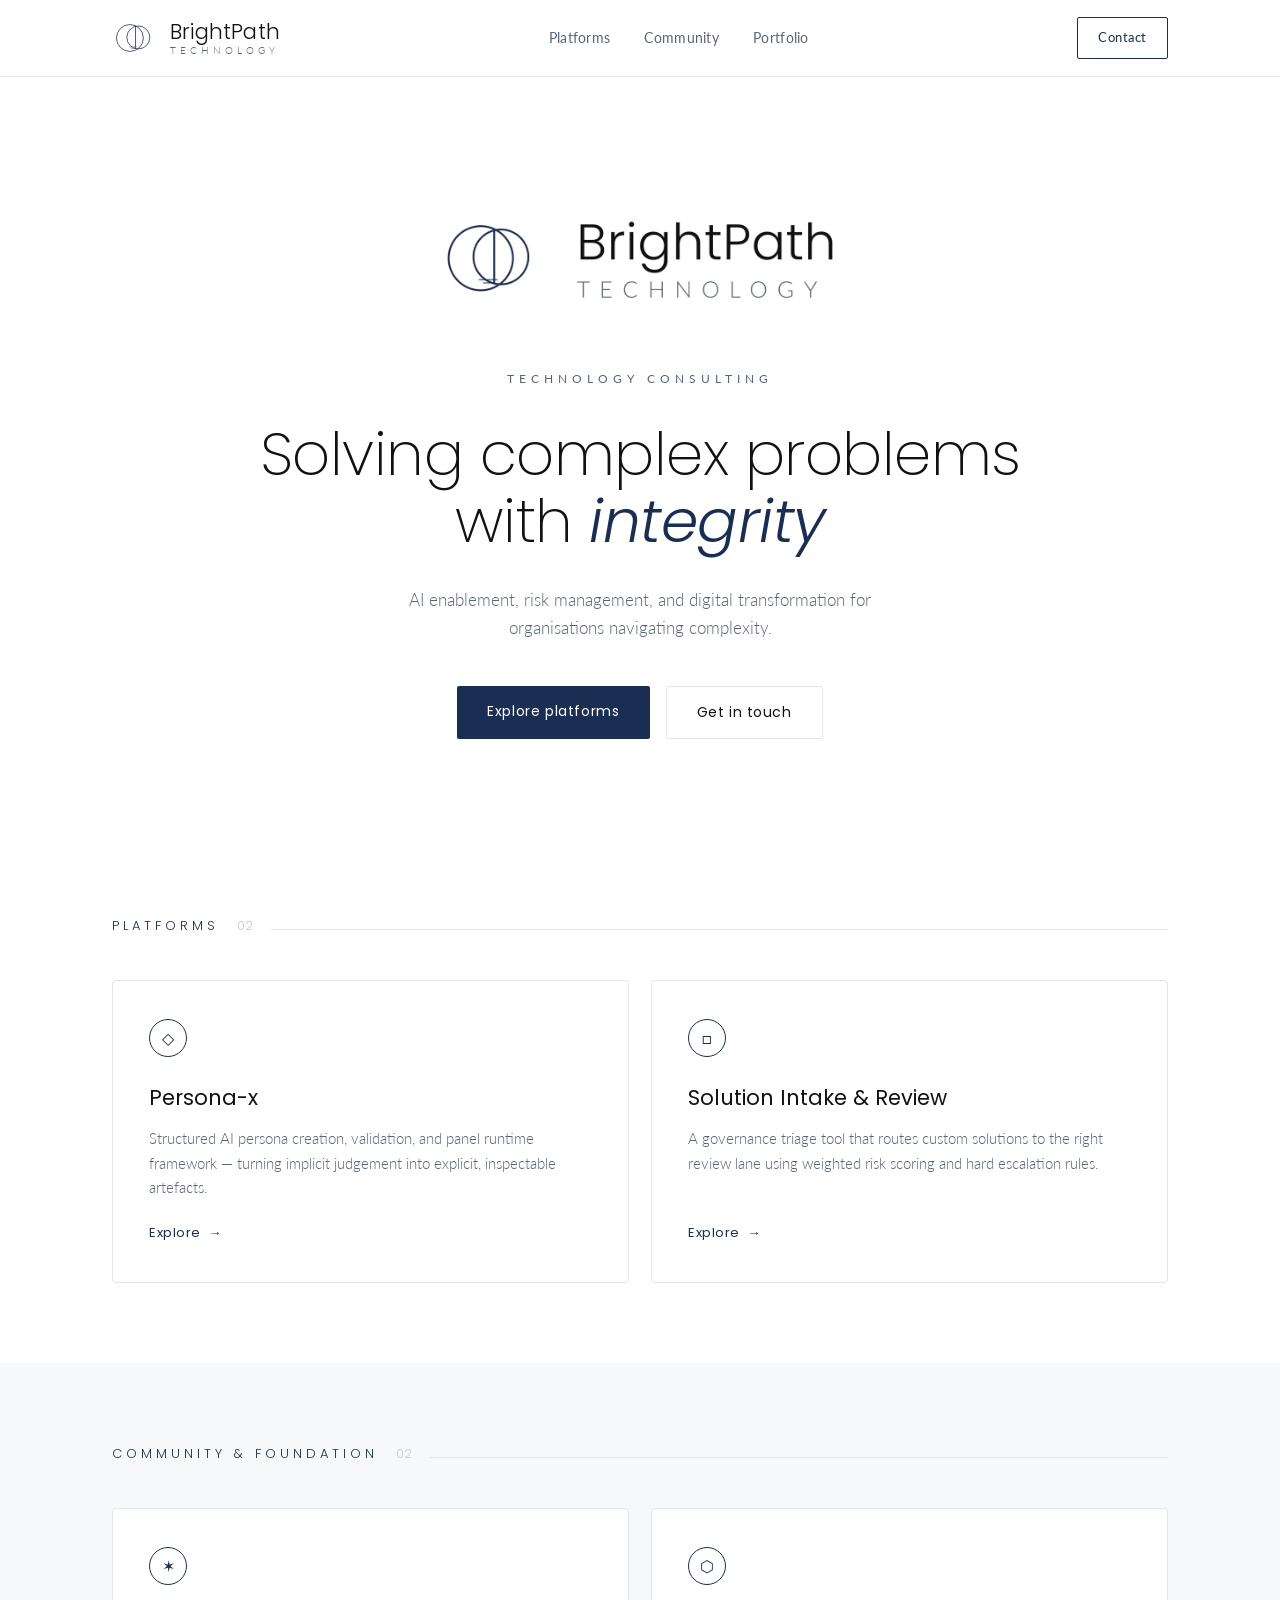
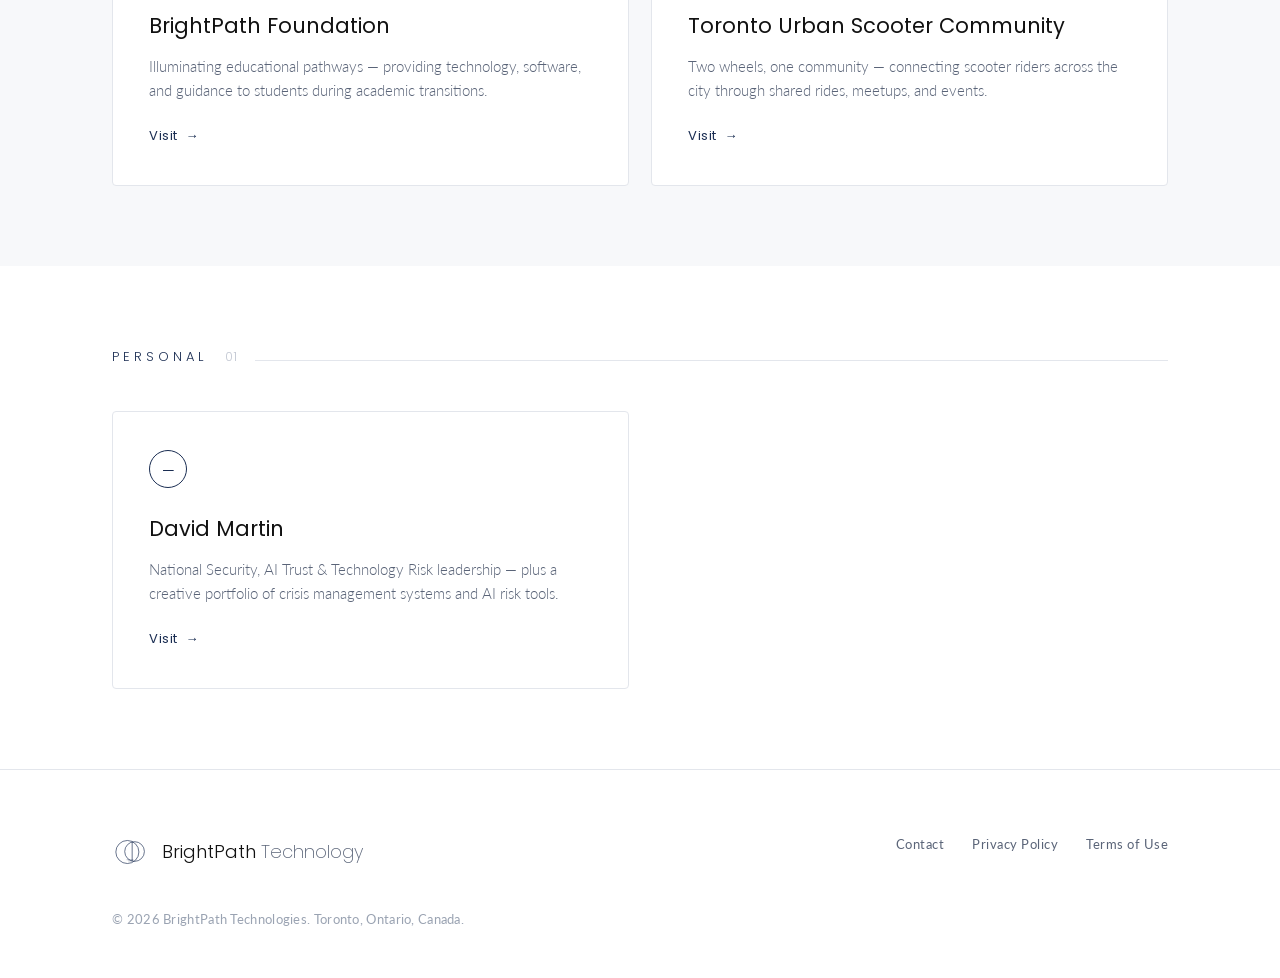
<file: index.html>
<!DOCTYPE html>
<html lang="en">
<head>
<meta charset="UTF-8">
<meta name="viewport" content="width=device-width, initial-scale=1.0">
<title>BrightPath Technology</title>
<meta name="description" content="Solving complex problems with integrity, insight, and innovation. AI enablement, risk management, and digital transformation.">
<link rel="preconnect" href="https://fonts.googleapis.com">
<link rel="preconnect" href="https://fonts.gstatic.com" crossorigin>
<link href="https://fonts.googleapis.com/css2?family=Poppins:wght@200;300;400;500&family=Lato:wght@300;400&display=swap" rel="stylesheet">
<style>
  :root{
    --navy:#1A2D52;
    --navy-soft:#2a3f6b;
    --ink:#111111;
    --grey:#5a6478;
    --line:#e3e6ec;
    --paper:#ffffff;
    --bg-tint:#f7f8fa;
  }
  *{margin:0;padding:0;box-sizing:border-box}
  html{scroll-behavior:smooth}
  body{
    font-family:'Lato',-apple-system,sans-serif;
    color:var(--ink);
    background:var(--paper);
    line-height:1.65;
    -webkit-font-smoothing:antialiased;
  }
  .wrap{max-width:1120px;margin:0 auto;padding:0 32px}
  a{color:inherit;text-decoration:none}
  h1,h2,h3,.word{font-family:'Poppins',sans-serif}

  /* ---------- Header ---------- */
  header{position:sticky;top:0;z-index:50;background:rgba(255,255,255,.88);backdrop-filter:blur(10px);border-bottom:1px solid var(--line)}
  .nav{display:flex;align-items:center;justify-content:space-between;height:76px}
  .brand{display:flex;align-items:center;gap:16px}
  .brand svg{width:42px;height:42px;display:block}
  .brand .txt{display:flex;flex-direction:column;line-height:1}
  .brand .word{font-weight:300;font-size:21px;color:var(--ink);letter-spacing:.2px}
  .brand .sub{font-family:'Lato',sans-serif;font-weight:300;font-size:9.5px;letter-spacing:4px;color:var(--grey);margin-top:4px}
  .menu{display:flex;gap:34px;font-size:14px;letter-spacing:.3px;color:var(--grey)}
  .menu a{transition:color .2s}
  .menu a:hover{color:var(--navy)}
  .nav-cta{border:1px solid var(--navy);color:var(--navy);padding:9px 20px;border-radius:2px;font-size:13px;letter-spacing:.5px;transition:all .2s}
  .nav-cta:hover{background:var(--navy);color:#fff}
  @media(max-width:780px){.menu{display:none}}

  /* ---------- Hero ---------- */
  .hero{padding:120px 0 96px;text-align:center;position:relative;overflow:hidden}
  .hero .eyebrow{font-size:12px;letter-spacing:5px;text-transform:uppercase;color:var(--grey);margin-bottom:32px}
  .hero h1{font-weight:200;font-size:clamp(34px,5.5vw,60px);line-height:1.12;letter-spacing:-.5px;color:var(--ink);max-width:880px;margin:0 auto}
  .hero h1 em{font-style:italic;font-weight:300;color:var(--navy)}
  .hero p{max-width:560px;margin:30px auto 0;font-size:17px;color:var(--grey);font-weight:300}
  .hero .actions{margin-top:44px;display:flex;gap:16px;justify-content:center;flex-wrap:wrap}
  .btn{padding:14px 30px;border-radius:2px;font-size:14px;letter-spacing:.6px;transition:all .2s;font-family:'Poppins';font-weight:400}
  .btn-solid{background:var(--navy);color:#fff}
  .btn-solid:hover{background:var(--navy-soft)}
  .btn-ghost{border:1px solid var(--line);color:var(--ink)}
  .btn-ghost:hover{border-color:var(--navy);color:var(--navy)}
  .hero-mark{position:absolute;top:50%;left:50%;transform:translate(-50%,-50%);width:620px;height:620px;opacity:.04;z-index:-1}
  .hero-logo{display:block;width:min(440px,82vw);height:auto;margin:0 auto 44px}

  /* ---------- Sections ---------- */
  section{padding:80px 0}
  .sec-head{display:flex;align-items:baseline;gap:18px;margin-bottom:44px}
  .sec-head h2{font-weight:300;font-size:13px;letter-spacing:4px;text-transform:uppercase;color:var(--navy)}
  .sec-head .count{font-family:'Poppins';font-weight:300;font-size:13px;color:var(--line);color:#c3c8d3}
  .sec-head .rule{flex:1;height:1px;background:var(--line)}

  .cards{display:grid;grid-template-columns:repeat(2,1fr);gap:22px}
  @media(max-width:720px){.cards{grid-template-columns:1fr}}
  .card{border:1px solid var(--line);border-radius:4px;padding:38px 36px;transition:all .25s;background:#fff;display:flex;flex-direction:column;min-height:220px}
  .card:hover{border-color:var(--navy);transform:translateY(-3px);box-shadow:0 18px 40px -24px rgba(26,45,82,.35)}
  .card .glyph{width:38px;height:38px;border:1px solid var(--navy);border-radius:50%;display:flex;align-items:center;justify-content:center;color:var(--navy);font-size:16px;margin-bottom:24px}
  .card h3{font-weight:400;font-size:21px;color:var(--ink);margin-bottom:10px}
  .card p{color:var(--grey);font-size:15px;font-weight:300;flex:1}
  .card .go{margin-top:22px;font-family:'Poppins';font-weight:400;font-size:13px;letter-spacing:.5px;color:var(--navy);display:inline-flex;align-items:center;gap:8px}
  .card .go .arrow{transition:transform .2s}
  .card:hover .go .arrow{transform:translateX(5px)}

  .tint{background:var(--bg-tint)}

  /* ---------- Footer ---------- */
  footer{border-top:1px solid var(--line);padding:64px 0 48px}
  .foot-grid{display:flex;justify-content:space-between;align-items:flex-start;gap:40px;flex-wrap:wrap}
  .foot-brand{display:flex;align-items:center;gap:14px}
  .foot-brand svg{width:36px;height:36px}
  .foot-brand .word{font-family:'Poppins';font-weight:300;font-size:18px}
  .foot-links{display:flex;gap:28px;font-size:13px;letter-spacing:.5px;color:var(--grey)}
  .foot-links a:hover{color:var(--navy)}
  .foot-meta{margin-top:40px;font-size:12.5px;color:#9aa3b2;letter-spacing:.3px}
</style>
</head>
<body>

<!-- Reusable mark -->
<svg style="display:none">
  <symbol id="bp-mark" viewBox="0 0 300 300">
    <g fill="none" stroke="currentColor" stroke-width="5.5">
      <circle cx="128" cy="150" r="96"/><circle cx="188" cy="146" r="82"/>
      <line x1="168" y1="64" x2="168" y2="228"/>
    </g>
    <g stroke="currentColor" stroke-width="2.6">
      <line x1="122" y1="214" x2="178" y2="214"/><line x1="135" y1="224" x2="165" y2="224"/>
    </g>
  </symbol>
</svg>

<header>
  <div class="wrap nav">
    <a class="brand" href="/" style="color:var(--navy)">
      <svg><use href="#bp-mark"/></svg>
      <span class="txt"><span class="word">BrightPath</span><span class="sub">TECHNOLOGY</span></span>
    </a>
    <nav class="menu">
      <a href="#platforms">Platforms</a>
      <a href="#community">Community</a>
      <a href="#personal">Portfolio</a>
    </nav>
    <a class="nav-cta" href="https://advisors.brightpathtechnology.io/contact">Contact</a>
  </div>
</header>

<section class="hero">
  <div class="wrap">
    <img class="hero-logo" src="/assets/brightpath-animated.gif" alt="BrightPath Technology" width="1000" height="292">
    <div class="eyebrow">Technology Consulting</div>
    <h1>Solving complex problems with <em>integrity</em></h1>
    <p>AI enablement, risk management, and digital transformation for organisations navigating complexity.</p>
    <div class="actions">
      <a class="btn btn-solid" href="#platforms">Explore platforms</a>
      <a class="btn btn-ghost" href="https://advisors.brightpathtechnology.io/contact">Get in touch</a>
    </div>
  </div>
</section>

<section id="platforms">
  <div class="wrap">
    <div class="sec-head"><h2>Platforms</h2><span class="count">02</span><span class="rule"></span></div>
    <div class="cards">
      <a class="card" href="/persona-x/">
        <span class="glyph">◇</span>
        <h3>Persona-x</h3>
        <p>Structured AI persona creation, validation, and panel runtime framework — turning implicit judgement into explicit, inspectable artefacts.</p>
        <span class="go">Explore <span class="arrow">→</span></span>
      </a>
      <a class="card" href="/solution-intake-review/">
        <span class="glyph">□</span>
        <h3>Solution Intake &amp; Review</h3>
        <p>A governance triage tool that routes custom solutions to the right review lane using weighted risk scoring and hard escalation rules.</p>
        <span class="go">Explore <span class="arrow">→</span></span>
      </a>
    </div>
  </div>
</section>

<section id="community" class="tint">
  <div class="wrap">
    <div class="sec-head"><h2>Community &amp; Foundation</h2><span class="count">02</span><span class="rule"></span></div>
    <div class="cards">
      <a class="card" href="/brightpath-foundation/">
        <span class="glyph">✶</span>
        <h3>BrightPath Foundation</h3>
        <p>Illuminating educational pathways — providing technology, software, and guidance to students during academic transitions.</p>
        <span class="go">Visit <span class="arrow">→</span></span>
      </a>
      <a class="card" href="/tusc-website/">
        <span class="glyph">⬡</span>
        <h3>Toronto Urban Scooter Community</h3>
        <p>Two wheels, one community — connecting scooter riders across the city through shared rides, meetups, and events.</p>
        <span class="go">Visit <span class="arrow">→</span></span>
      </a>
    </div>
  </div>
</section>

<section id="personal">
  <div class="wrap">
    <div class="sec-head"><h2>Personal</h2><span class="count">01</span><span class="rule"></span></div>
    <div class="cards">
      <a class="card" href="/david-martin-website/">
        <span class="glyph">—</span>
        <h3>David Martin</h3>
        <p>National Security, AI Trust &amp; Technology Risk leadership — plus a creative portfolio of crisis management systems and AI risk tools.</p>
        <span class="go">Visit <span class="arrow">→</span></span>
      </a>
    </div>
  </div>
</section>

<footer>
  <div class="wrap">
    <div class="foot-grid">
      <a class="foot-brand" href="/" style="color:var(--navy)">
        <svg><use href="#bp-mark"/></svg>
        <span class="word" style="color:var(--ink)">BrightPath <span style="color:var(--grey);font-weight:200">Technology</span></span>
      </a>
      <div class="foot-links">
        <a href="https://advisors.brightpathtechnology.io/contact">Contact</a>
        <a href="https://advisors.brightpathtechnology.io/privacy">Privacy Policy</a>
        <a href="https://advisors.brightpathtechnology.io/terms">Terms of Use</a>
      </div>
    </div>
    <div class="foot-meta">© 2026 BrightPath Technologies. Toronto, Ontario, Canada.</div>
  </div>
</footer>

</body>
</html>
</file>
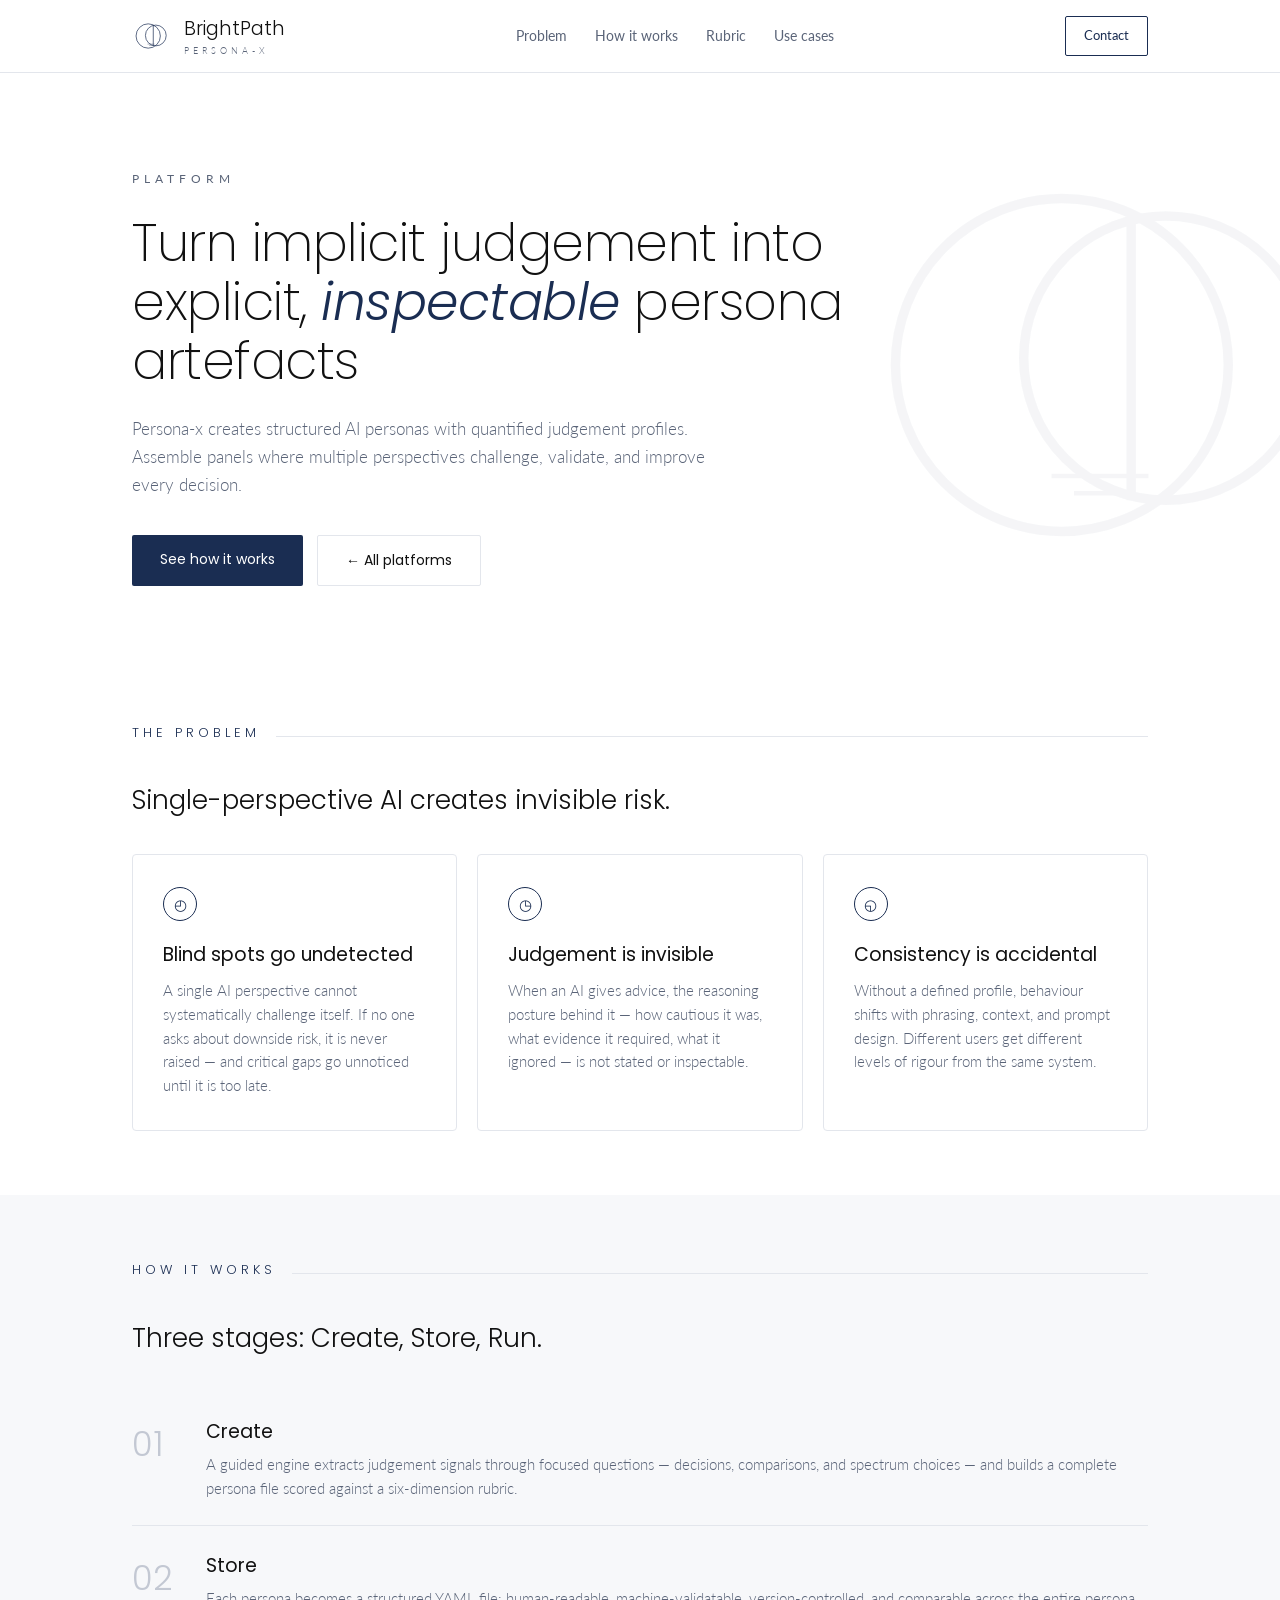
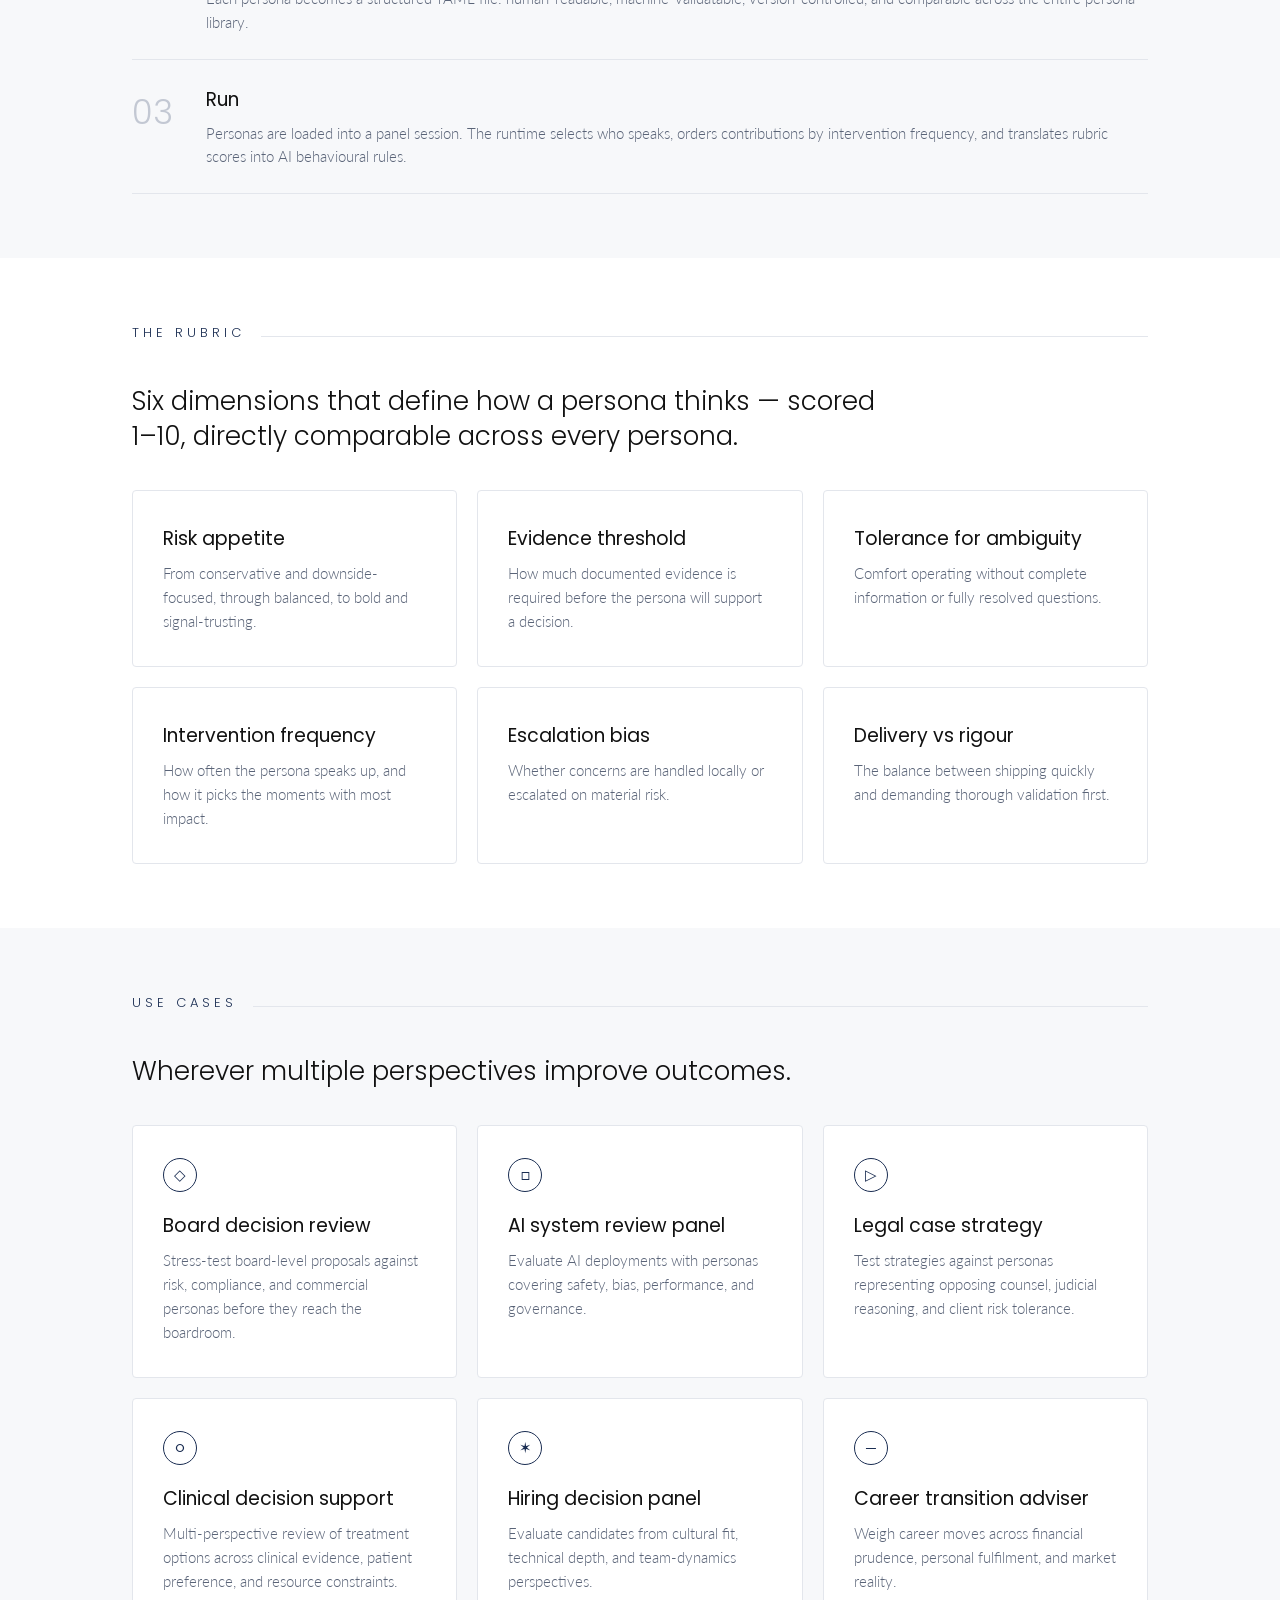
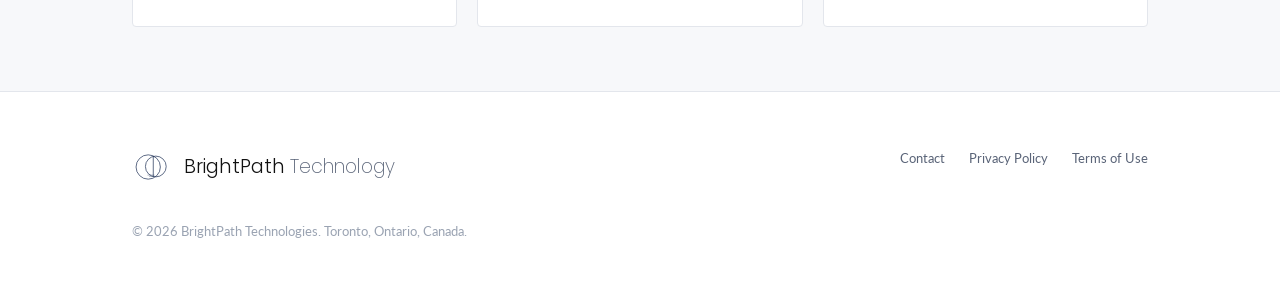
<file: persona-x/index.html>
<!DOCTYPE html>
<html lang="en">
<head>
<meta charset="UTF-8">
<meta name="viewport" content="width=device-width, initial-scale=1.0">
<title>Persona-x — Structured AI Personas | BrightPath Technology</title>
<meta name="description" content="Persona-x turns implicit judgement into explicit, comparable, inspectable persona artefacts for AI-powered panel discussions.">
<link rel="preconnect" href="https://fonts.googleapis.com">
<link rel="preconnect" href="https://fonts.gstatic.com" crossorigin>
<link href="https://fonts.googleapis.com/css2?family=Poppins:wght@200;300;400;500&family=Lato:wght@300;400&display=swap" rel="stylesheet">
<link rel="stylesheet" href="/brand.css">
</head>
<body>
<svg style="display:none"><symbol id="bp-mark" viewBox="0 0 300 300">
<g fill="none" stroke="currentColor" stroke-width="5.5"><circle cx="128" cy="150" r="96"/><circle cx="188" cy="146" r="82"/><line x1="168" y1="64" x2="168" y2="228"/></g>
<g stroke="currentColor" stroke-width="2.6"><line x1="122" y1="214" x2="178" y2="214"/><line x1="135" y1="224" x2="165" y2="224"/></g>
</symbol></svg>

<header><div class="wrap nav">
  <a class="brand" href="/"><svg><use href="#bp-mark"/></svg><span><span class="word">BrightPath</span><div class="sub">PERSONA-X</div></span></a>
  <nav class="menu"><a href="#problem">Problem</a><a href="#how">How it works</a><a href="#rubric">Rubric</a><a href="#use">Use cases</a></nav>
  <a class="nav-cta" href="https://advisors.brightpathtechnology.io/contact">Contact</a>
</div></header>

<section class="hero"><svg class="hero-mark"><use href="#bp-mark"/></svg><div class="wrap">
  <div class="eyebrow">Platform</div>
  <h1>Turn implicit judgement into explicit, <em>inspectable</em> persona artefacts</h1>
  <p>Persona-x creates structured AI personas with quantified judgement profiles. Assemble panels where multiple perspectives challenge, validate, and improve every decision.</p>
  <div class="actions"><a class="btn btn-solid" href="#how">See how it works</a><a class="btn btn-ghost" href="/">← All platforms</a></div>
</div></section>

<section id="problem"><div class="wrap">
  <div class="sec-head"><h2>The problem</h2><span class="rule"></span></div>
  <p class="lead">Single-perspective AI creates invisible risk.</p>
  <div class="grid g3">
    <div class="card"><span class="glyph">◴</span><h3>Blind spots go undetected</h3><p>A single AI perspective cannot systematically challenge itself. If no one asks about downside risk, it is never raised — and critical gaps go unnoticed until it is too late.</p></div>
    <div class="card"><span class="glyph">◷</span><h3>Judgement is invisible</h3><p>When an AI gives advice, the reasoning posture behind it — how cautious it was, what evidence it required, what it ignored — is not stated or inspectable.</p></div>
    <div class="card"><span class="glyph">◵</span><h3>Consistency is accidental</h3><p>Without a defined profile, behaviour shifts with phrasing, context, and prompt design. Different users get different levels of rigour from the same system.</p></div>
  </div>
</div></section>

<section id="how" class="tint"><div class="wrap">
  <div class="sec-head"><h2>How it works</h2><span class="rule"></span></div>
  <p class="lead">Three stages: Create, Store, Run.</p>
  <div class="step"><span class="n">01</span><div><h3>Create</h3><p>A guided engine extracts judgement signals through focused questions — decisions, comparisons, and spectrum choices — and builds a complete persona file scored against a six-dimension rubric.</p></div></div>
  <div class="step"><span class="n">02</span><div><h3>Store</h3><p>Each persona becomes a structured YAML file: human-readable, machine-validatable, version-controlled, and comparable across the entire persona library.</p></div></div>
  <div class="step"><span class="n">03</span><div><h3>Run</h3><p>Personas are loaded into a panel session. The runtime selects who speaks, orders contributions by intervention frequency, and translates rubric scores into AI behavioural rules.</p></div></div>
</div></section>

<section id="rubric"><div class="wrap">
  <div class="sec-head"><h2>The rubric</h2><span class="rule"></span></div>
  <p class="lead">Six dimensions that define how a persona thinks — scored 1–10, directly comparable across every persona.</p>
  <div class="grid g3">
    <div class="card"><h3>Risk appetite</h3><p>From conservative and downside-focused, through balanced, to bold and signal-trusting.</p></div>
    <div class="card"><h3>Evidence threshold</h3><p>How much documented evidence is required before the persona will support a decision.</p></div>
    <div class="card"><h3>Tolerance for ambiguity</h3><p>Comfort operating without complete information or fully resolved questions.</p></div>
    <div class="card"><h3>Intervention frequency</h3><p>How often the persona speaks up, and how it picks the moments with most impact.</p></div>
    <div class="card"><h3>Escalation bias</h3><p>Whether concerns are handled locally or escalated on material risk.</p></div>
    <div class="card"><h3>Delivery vs rigour</h3><p>The balance between shipping quickly and demanding thorough validation first.</p></div>
  </div>
</div></section>

<section id="use" class="tint"><div class="wrap">
  <div class="sec-head"><h2>Use cases</h2><span class="rule"></span></div>
  <p class="lead">Wherever multiple perspectives improve outcomes.</p>
  <div class="grid g3">
    <div class="card"><span class="glyph">◇</span><h3>Board decision review</h3><p>Stress-test board-level proposals against risk, compliance, and commercial personas before they reach the boardroom.</p></div>
    <div class="card"><span class="glyph">□</span><h3>AI system review panel</h3><p>Evaluate AI deployments with personas covering safety, bias, performance, and governance.</p></div>
    <div class="card"><span class="glyph">▷</span><h3>Legal case strategy</h3><p>Test strategies against personas representing opposing counsel, judicial reasoning, and client risk tolerance.</p></div>
    <div class="card"><span class="glyph">○</span><h3>Clinical decision support</h3><p>Multi-perspective review of treatment options across clinical evidence, patient preference, and resource constraints.</p></div>
    <div class="card"><span class="glyph">✶</span><h3>Hiring decision panel</h3><p>Evaluate candidates from cultural fit, technical depth, and team-dynamics perspectives.</p></div>
    <div class="card"><span class="glyph">—</span><h3>Career transition adviser</h3><p>Weigh career moves across financial prudence, personal fulfilment, and market reality.</p></div>
  </div>
</div></section>

<footer><div class="wrap"><div class="foot-grid">
  <a class="brand" href="/"><svg><use href="#bp-mark"/></svg><span class="word">BrightPath <span style="color:var(--grey);font-weight:200">Technology</span></span></a>
  <div class="foot-links"><a href="https://advisors.brightpathtechnology.io/contact">Contact</a><a href="https://advisors.brightpathtechnology.io/privacy">Privacy Policy</a><a href="https://advisors.brightpathtechnology.io/terms">Terms of Use</a></div>
</div><div class="foot-meta">© 2026 BrightPath Technologies. Toronto, Ontario, Canada.</div></div></footer>
</body>
</html>
</file>
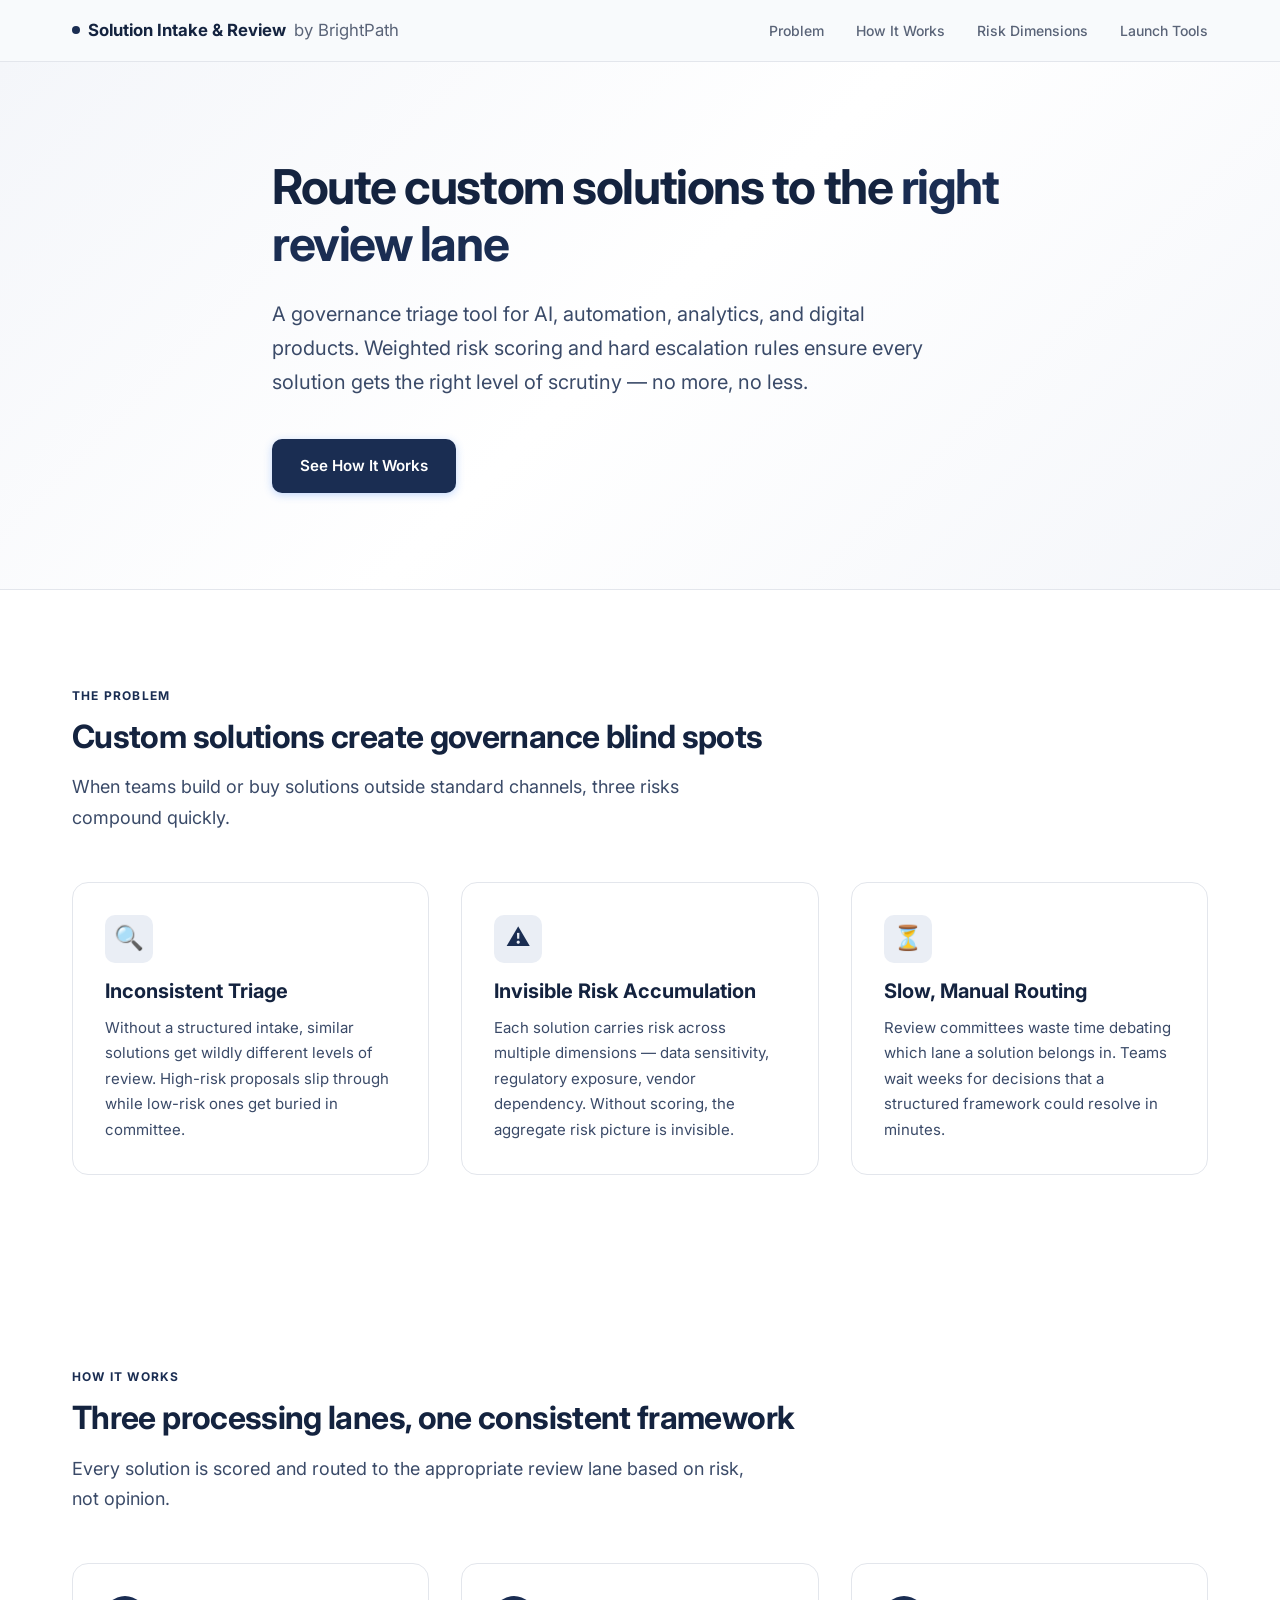
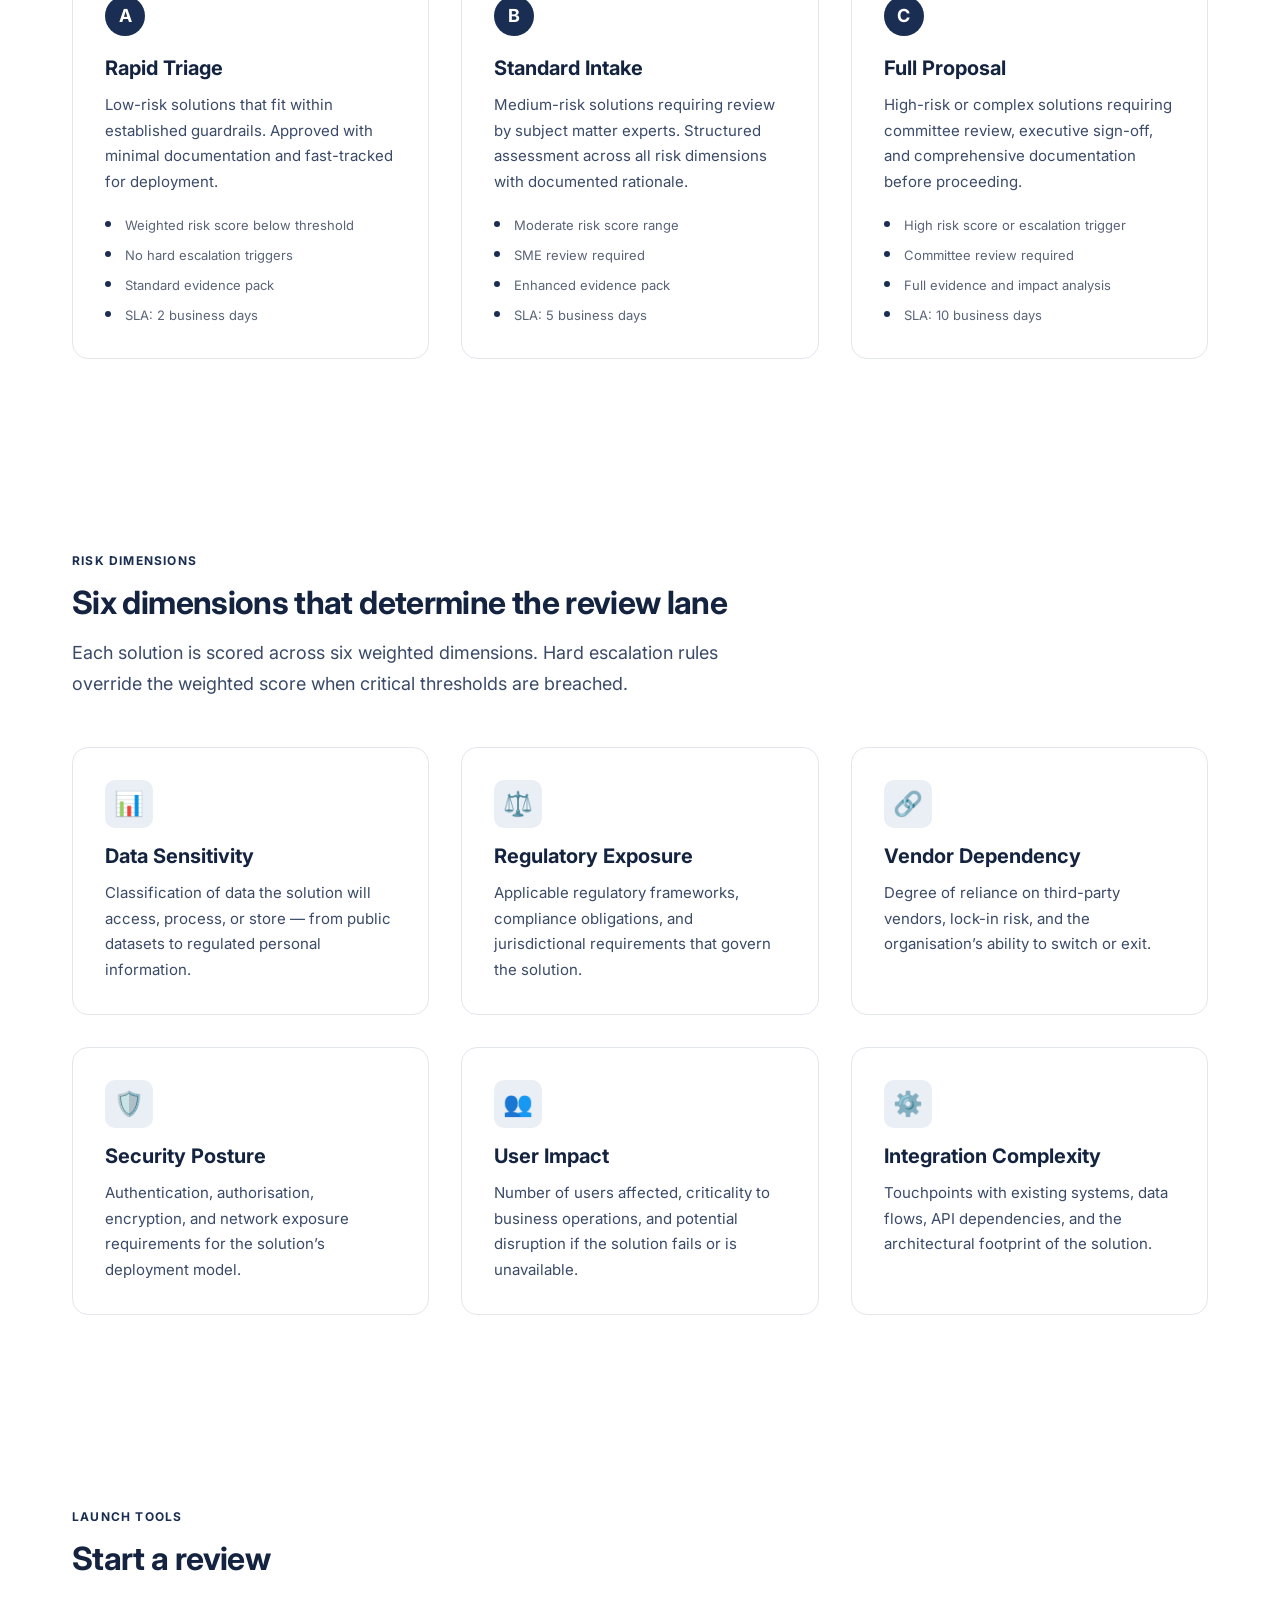
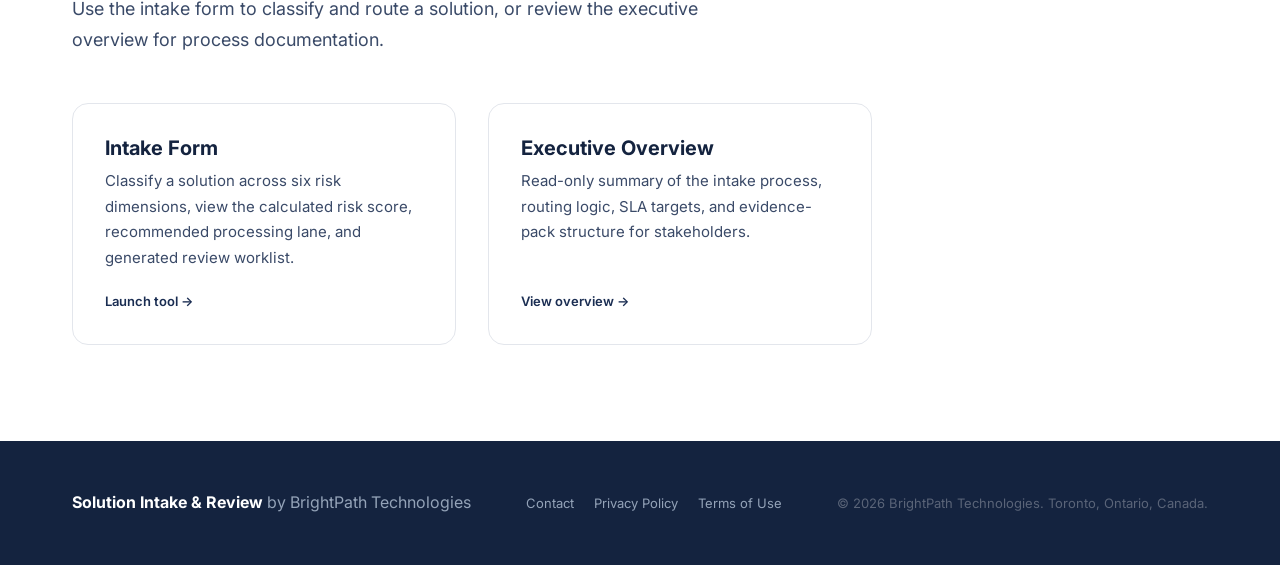
<file: solution-intake-review/index.html>
<!DOCTYPE html>
<html lang="en">
<head>
  <meta charset="UTF-8">
  <meta name="viewport" content="width=device-width, initial-scale=1.0">
  <title>Solution Intake &amp; Review — Governance Triage | BrightPath Technologies</title>
  <meta name="description" content="A governance triage tool that routes custom solutions to the right review lane based on weighted risk scoring and hard escalation rules.">
  <link rel="preconnect" href="https://fonts.googleapis.com">
  <link rel="preconnect" href="https://fonts.gstatic.com" crossorigin>
  <link href="https://fonts.googleapis.com/css2?family=Inter:wght@400;500;600;700&display=swap" rel="stylesheet">
  <link rel="icon" href="data:image/svg+xml,<svg xmlns='http://www.w3.org/2000/svg' viewBox='0 0 100 100'><text y='.9em' font-size='90'>&#x1f6e1;</text></svg>">
<style>
  :root {
    --brand-deep: #14233F;
    --brand-dark: #1A2D52;
    --brand-mid: #3A4A68;
    --brand-slate: #5A6478;
    --brand-light: #94a3b8;
    --brand-pale: #E3E6EC;
    --brand-white: #FFFFFF;
    --accent-primary: #1A2D52;
    --accent-hover: #2A3F6B;
    --accent-subtle: #EAEEF5;
    --font-sans: 'Inter', -apple-system, BlinkMacSystemFont, 'Segoe UI', sans-serif;
    --radius-sm: 6px;
    --radius-md: 10px;
    --radius-lg: 16px;
    --shadow-sm: 0 1px 3px rgba(0,0,0,0.08);
    --shadow-md: 0 4px 12px rgba(0,0,0,0.1);
    --shadow-lg: 0 8px 30px rgba(0,0,0,0.12);
    --transition: 0.2s ease;
    --max-width: 1200px;
  }

  *, *::before, *::after { box-sizing: border-box; margin: 0; padding: 0; }
  html { scroll-behavior: smooth; font-size: 16px; }

  body {
    font-family: var(--font-sans);
    color: var(--brand-dark);
    background: var(--brand-white);
    line-height: 1.7;
    -webkit-font-smoothing: antialiased;
  }

  h1, h2, h3, h4 { font-weight: 700; line-height: 1.2; color: var(--brand-deep); }
  h1 { font-size: 3rem; letter-spacing: -0.03em; }
  h2 { font-size: 2rem; letter-spacing: -0.02em; }
  h3 { font-size: 1.25rem; }
  p { color: var(--brand-mid); max-width: 680px; }
  a { color: var(--accent-primary); text-decoration: none; transition: color var(--transition); }
  a:hover { color: var(--accent-hover); }

  .container { max-width: var(--max-width); margin: 0 auto; padding: 0 2rem; }
  section { padding: 6rem 0; }

  .section-label {
    font-size: 0.75rem; font-weight: 700; letter-spacing: 0.1em;
    text-transform: uppercase; color: var(--accent-primary); margin-bottom: 0.75rem;
  }

  .section-title { margin-bottom: 1rem; }
  .section-subtitle { font-size: 1.125rem; margin-bottom: 3rem; }

  .highlight { color: var(--accent-primary); }

  /* ── Navigation ── */
  .nav {
    position: sticky; top: 0; z-index: 100;
    background: rgba(248,250,252,0.9);
    backdrop-filter: blur(12px); -webkit-backdrop-filter: blur(12px);
    border-bottom: 1px solid var(--brand-pale);
    padding: 1rem 0;
  }

  .nav-inner {
    max-width: var(--max-width); margin: 0 auto; padding: 0 2rem;
    display: flex; align-items: center; justify-content: space-between;
  }

  .nav-brand {
    font-weight: 700; font-size: 1.05rem; color: var(--brand-deep);
    text-decoration: none; display: flex; align-items: center; gap: 0.5rem;
  }

  .nav-brand span { font-weight: 400; color: var(--brand-slate); }

  .brand-dot {
    width: 8px; height: 8px; border-radius: 50%;
    background: var(--accent-primary); flex-shrink: 0;
  }

  .nav-links {
    display: flex; list-style: none; gap: 2rem; align-items: center;
  }

  .nav-links a {
    font-size: 0.875rem; font-weight: 500; color: var(--brand-slate);
    text-decoration: none; transition: color var(--transition);
  }

  .nav-links a:hover { color: var(--brand-deep); }

  /* ── Hero ── */
  .hero {
    background: linear-gradient(135deg, #F4F6FA 0%, #FFFFFF 50%, #F4F6FA 100%);
    padding: 6rem 0; border-bottom: 1px solid var(--brand-pale);
  }

  .hero-content { max-width: 800px; }
  .hero-content h1 { margin-bottom: 1.5rem; }
  .hero-content p { font-size: 1.25rem; line-height: 1.7; margin-bottom: 2.5rem; }

  .hero-actions { display: flex; gap: 1rem; flex-wrap: wrap; }

  .btn {
    display: inline-flex; align-items: center; gap: 0.5rem;
    padding: 0.875rem 1.75rem; border-radius: var(--radius-md);
    font-weight: 600; font-size: 0.95rem; transition: all var(--transition);
    text-decoration: none;
  }

  .btn-primary {
    background: var(--accent-primary); color: white;
    box-shadow: 0 2px 8px rgba(59,130,246,0.3);
  }

  .btn-primary:hover {
    background: var(--accent-hover); color: white;
    box-shadow: 0 4px 16px rgba(59,130,246,0.4); transform: translateY(-1px);
  }

  /* ── Problem cards ── */
  .problem { background: white; }

  .problem-grid {
    display: grid; grid-template-columns: repeat(3, 1fr); gap: 2rem;
  }

  .problem-card {
    padding: 2rem; border-radius: var(--radius-lg);
    border: 1px solid var(--brand-pale); background: var(--brand-white);
    transition: all var(--transition);
  }

  .problem-card:hover {
    border-color: var(--accent-subtle); box-shadow: var(--shadow-md);
    transform: translateY(-2px);
  }

  .problem-card .card-icon {
    font-size: 1.5rem; margin-bottom: 1rem;
    width: 48px; height: 48px; display: flex; align-items: center; justify-content: center;
    background: var(--accent-subtle); border-radius: var(--radius-md);
  }

  .problem-card h3 { margin-bottom: 0.75rem; }
  .problem-card p { font-size: 0.9375rem; }

  /* ── How it works (stages) ── */
  .how-it-works { background: var(--brand-white); }

  .stages { display: grid; grid-template-columns: repeat(3, 1fr); gap: 2rem; }

  .stage {
    padding: 2rem; border-radius: var(--radius-lg);
    background: white; border: 1px solid var(--brand-pale);
  }

  .stage-number {
    width: 40px; height: 40px; border-radius: 50%;
    background: var(--accent-primary); color: white;
    display: flex; align-items: center; justify-content: center;
    font-weight: 700; font-size: 1.125rem; margin-bottom: 1.25rem;
  }

  .stage h3 { margin-bottom: 0.75rem; }
  .stage p { font-size: 0.9375rem; margin-bottom: 1.25rem; }

  .stage-features {
    list-style: none; display: flex; flex-direction: column; gap: 0.5rem;
  }

  .stage-features li {
    font-size: 0.8125rem; color: var(--brand-slate);
    padding-left: 1.25rem; position: relative;
  }

  .stage-features li::before {
    content: ''; position: absolute; left: 0; top: 0.5em;
    width: 6px; height: 6px; border-radius: 50%;
    background: var(--accent-primary);
  }

  /* ── Launch tools section ── */
  .tools-section { background: white; }

  .tools-grid {
    display: grid; grid-template-columns: repeat(2, 1fr); gap: 2rem; max-width: 800px;
  }

  .tool-card {
    display: flex; flex-direction: column; padding: 2rem;
    border-radius: var(--radius-lg); border: 1px solid var(--brand-pale);
    background: var(--brand-white); text-decoration: none; color: inherit;
    transition: all var(--transition);
  }

  .tool-card:hover {
    border-color: var(--accent-primary); box-shadow: var(--shadow-md);
    transform: translateY(-2px); color: inherit;
  }

  .tool-card h3 { margin-bottom: 0.5rem; color: var(--brand-deep); }
  .tool-card p { font-size: 0.9375rem; flex: 1; }

  .tool-card .card-arrow {
    margin-top: 1.25rem; display: flex; align-items: center; gap: 0.5rem;
    font-size: 0.8125rem; font-weight: 600; color: var(--accent-primary);
  }

  /* ── Footer ── */
  .footer {
    background: var(--brand-deep); color: var(--brand-light); padding: 3rem 0;
  }

  .footer-inner {
    display: flex; justify-content: space-between; align-items: center;
    flex-wrap: wrap; gap: 1rem;
  }

  .footer-brand { font-weight: 700; font-size: 1rem; color: white; }
  .footer-brand span { font-weight: 400; color: var(--brand-light); }

  .footer-nav {
    display: flex; align-items: center; gap: 1.25rem; list-style: none;
  }

  .footer-nav a {
    font-size: 0.8125rem; color: var(--brand-light);
    text-decoration: none; transition: color var(--transition);
  }

  .footer-nav a:hover { color: white; }

  .footer-copy { font-size: 0.8125rem; color: var(--brand-slate); }

  /* ── Responsive ── */
  @media (max-width: 768px) {
    h1 { font-size: 2rem; }
    h2 { font-size: 1.5rem; }
    section { padding: 3rem 0; }
    .hero { padding: 3rem 0; }
    .hero-content p { font-size: 1rem; }
    .problem-grid, .stages, .tools-grid { grid-template-columns: 1fr; }
    .nav-links { display: none; }
    .footer-inner { flex-direction: column; text-align: center; }
  }
</style>
</head>
<body>

  <!-- ═══ Navigation ═══ -->
  <nav class="nav">
    <div class="nav-inner">
      <a href="#" class="nav-brand">
        <span class="brand-dot"></span>
        Solution Intake &amp; Review <span>by BrightPath</span>
      </a>
      <ul class="nav-links">
        <li><a href="#problem">Problem</a></li>
        <li><a href="#how-it-works">How It Works</a></li>
        <li><a href="#dimensions">Risk Dimensions</a></li>
        <li><a href="#tools">Launch Tools</a></li>
      </ul>
    </div>
  </nav>

  <!-- ═══ Hero ═══ -->
  <section class="hero">
    <div class="container hero-content">
      <h1>Route custom solutions to the <span class="highlight">right review lane</span></h1>
      <p>A governance triage tool for AI, automation, analytics, and digital products. Weighted risk scoring and hard escalation rules ensure every solution gets the right level of scrutiny &mdash; no more, no less.</p>
      <div class="hero-actions">
        <a href="#how-it-works" class="btn btn-primary">See How It Works</a>
      </div>
    </div>
  </section>

  <!-- ═══ Problem ═══ -->
  <section id="problem" class="problem">
    <div class="container">
      <div class="section-label">The Problem</div>
      <h2 class="section-title">Custom solutions create governance blind spots</h2>
      <p class="section-subtitle">When teams build or buy solutions outside standard channels, three risks compound quickly.</p>

      <div class="problem-grid">
        <div class="problem-card">
          <div class="card-icon">&#x1F50D;</div>
          <h3>Inconsistent Triage</h3>
          <p>Without a structured intake, similar solutions get wildly different levels of review. High-risk proposals slip through while low-risk ones get buried in committee.</p>
        </div>
        <div class="problem-card">
          <div class="card-icon">&#x26A0;&#xFE0F;</div>
          <h3>Invisible Risk Accumulation</h3>
          <p>Each solution carries risk across multiple dimensions &mdash; data sensitivity, regulatory exposure, vendor dependency. Without scoring, the aggregate risk picture is invisible.</p>
        </div>
        <div class="problem-card">
          <div class="card-icon">&#x23F3;</div>
          <h3>Slow, Manual Routing</h3>
          <p>Review committees waste time debating which lane a solution belongs in. Teams wait weeks for decisions that a structured framework could resolve in minutes.</p>
        </div>
      </div>
    </div>
  </section>

  <!-- ═══ How It Works ═══ -->
  <section id="how-it-works" class="how-it-works">
    <div class="container">
      <div class="section-label">How It Works</div>
      <h2 class="section-title">Three processing lanes, one consistent framework</h2>
      <p class="section-subtitle">Every solution is scored and routed to the appropriate review lane based on risk, not opinion.</p>

      <div class="stages">
        <div class="stage">
          <div class="stage-number">A</div>
          <h3>Rapid Triage</h3>
          <p>Low-risk solutions that fit within established guardrails. Approved with minimal documentation and fast-tracked for deployment.</p>
          <ul class="stage-features">
            <li>Weighted risk score below threshold</li>
            <li>No hard escalation triggers</li>
            <li>Standard evidence pack</li>
            <li>SLA: 2 business days</li>
          </ul>
        </div>
        <div class="stage">
          <div class="stage-number">B</div>
          <h3>Standard Intake</h3>
          <p>Medium-risk solutions requiring review by subject matter experts. Structured assessment across all risk dimensions with documented rationale.</p>
          <ul class="stage-features">
            <li>Moderate risk score range</li>
            <li>SME review required</li>
            <li>Enhanced evidence pack</li>
            <li>SLA: 5 business days</li>
          </ul>
        </div>
        <div class="stage">
          <div class="stage-number">C</div>
          <h3>Full Proposal</h3>
          <p>High-risk or complex solutions requiring committee review, executive sign-off, and comprehensive documentation before proceeding.</p>
          <ul class="stage-features">
            <li>High risk score or escalation trigger</li>
            <li>Committee review required</li>
            <li>Full evidence and impact analysis</li>
            <li>SLA: 10 business days</li>
          </ul>
        </div>
      </div>
    </div>
  </section>

  <!-- ═══ Risk Dimensions ═══ -->
  <section id="dimensions" class="problem">
    <div class="container">
      <div class="section-label">Risk Dimensions</div>
      <h2 class="section-title">Six dimensions that determine the review lane</h2>
      <p class="section-subtitle">Each solution is scored across six weighted dimensions. Hard escalation rules override the weighted score when critical thresholds are breached.</p>

      <div class="problem-grid">
        <div class="problem-card">
          <div class="card-icon">&#x1F4CA;</div>
          <h3>Data Sensitivity</h3>
          <p>Classification of data the solution will access, process, or store &mdash; from public datasets to regulated personal information.</p>
        </div>
        <div class="problem-card">
          <div class="card-icon">&#x2696;&#xFE0F;</div>
          <h3>Regulatory Exposure</h3>
          <p>Applicable regulatory frameworks, compliance obligations, and jurisdictional requirements that govern the solution.</p>
        </div>
        <div class="problem-card">
          <div class="card-icon">&#x1F517;</div>
          <h3>Vendor Dependency</h3>
          <p>Degree of reliance on third-party vendors, lock-in risk, and the organisation&rsquo;s ability to switch or exit.</p>
        </div>
        <div class="problem-card">
          <div class="card-icon">&#x1F6E1;&#xFE0F;</div>
          <h3>Security Posture</h3>
          <p>Authentication, authorisation, encryption, and network exposure requirements for the solution&rsquo;s deployment model.</p>
        </div>
        <div class="problem-card">
          <div class="card-icon">&#x1F465;</div>
          <h3>User Impact</h3>
          <p>Number of users affected, criticality to business operations, and potential disruption if the solution fails or is unavailable.</p>
        </div>
        <div class="problem-card">
          <div class="card-icon">&#x2699;&#xFE0F;</div>
          <h3>Integration Complexity</h3>
          <p>Touchpoints with existing systems, data flows, API dependencies, and the architectural footprint of the solution.</p>
        </div>
      </div>
    </div>
  </section>

  <!-- ═══ Launch Tools ═══ -->
  <section id="tools" class="tools-section">
    <div class="container">
      <div class="section-label">Launch Tools</div>
      <h2 class="section-title">Start a review</h2>
      <p class="section-subtitle">Use the intake form to classify and route a solution, or review the executive overview for process documentation.</p>

      <div class="tools-grid">
        <a class="tool-card" href="src/intake-form.html">
          <h3>Intake Form</h3>
          <p>Classify a solution across six risk dimensions, view the calculated risk score, recommended processing lane, and generated review worklist.</p>
          <div class="card-arrow">Launch tool &rarr;</div>
        </a>
        <a class="tool-card" href="docs/process/executive-overview.html">
          <h3>Executive Overview</h3>
          <p>Read-only summary of the intake process, routing logic, SLA targets, and evidence-pack structure for stakeholders.</p>
          <div class="card-arrow">View overview &rarr;</div>
        </a>
      </div>
    </div>
  </section>

  <!-- ═══ Footer ═══ -->
  <footer class="footer">
    <div class="container footer-inner">
      <div class="footer-brand">Solution Intake &amp; Review <span>by BrightPath Technologies</span></div>
      <nav class="footer-nav" aria-label="Legal">
        <a href="https://advisors.brightpathtechnology.io/contact">Contact</a>
        <a href="https://advisors.brightpathtechnology.io/privacy">Privacy Policy</a>
        <a href="https://advisors.brightpathtechnology.io/terms">Terms of Use</a>
      </nav>
      <div class="footer-copy">&copy; 2026 BrightPath Technologies. Toronto, Ontario, Canada.</div>
    </div>
  </footer>

</body>
</html>
</file>
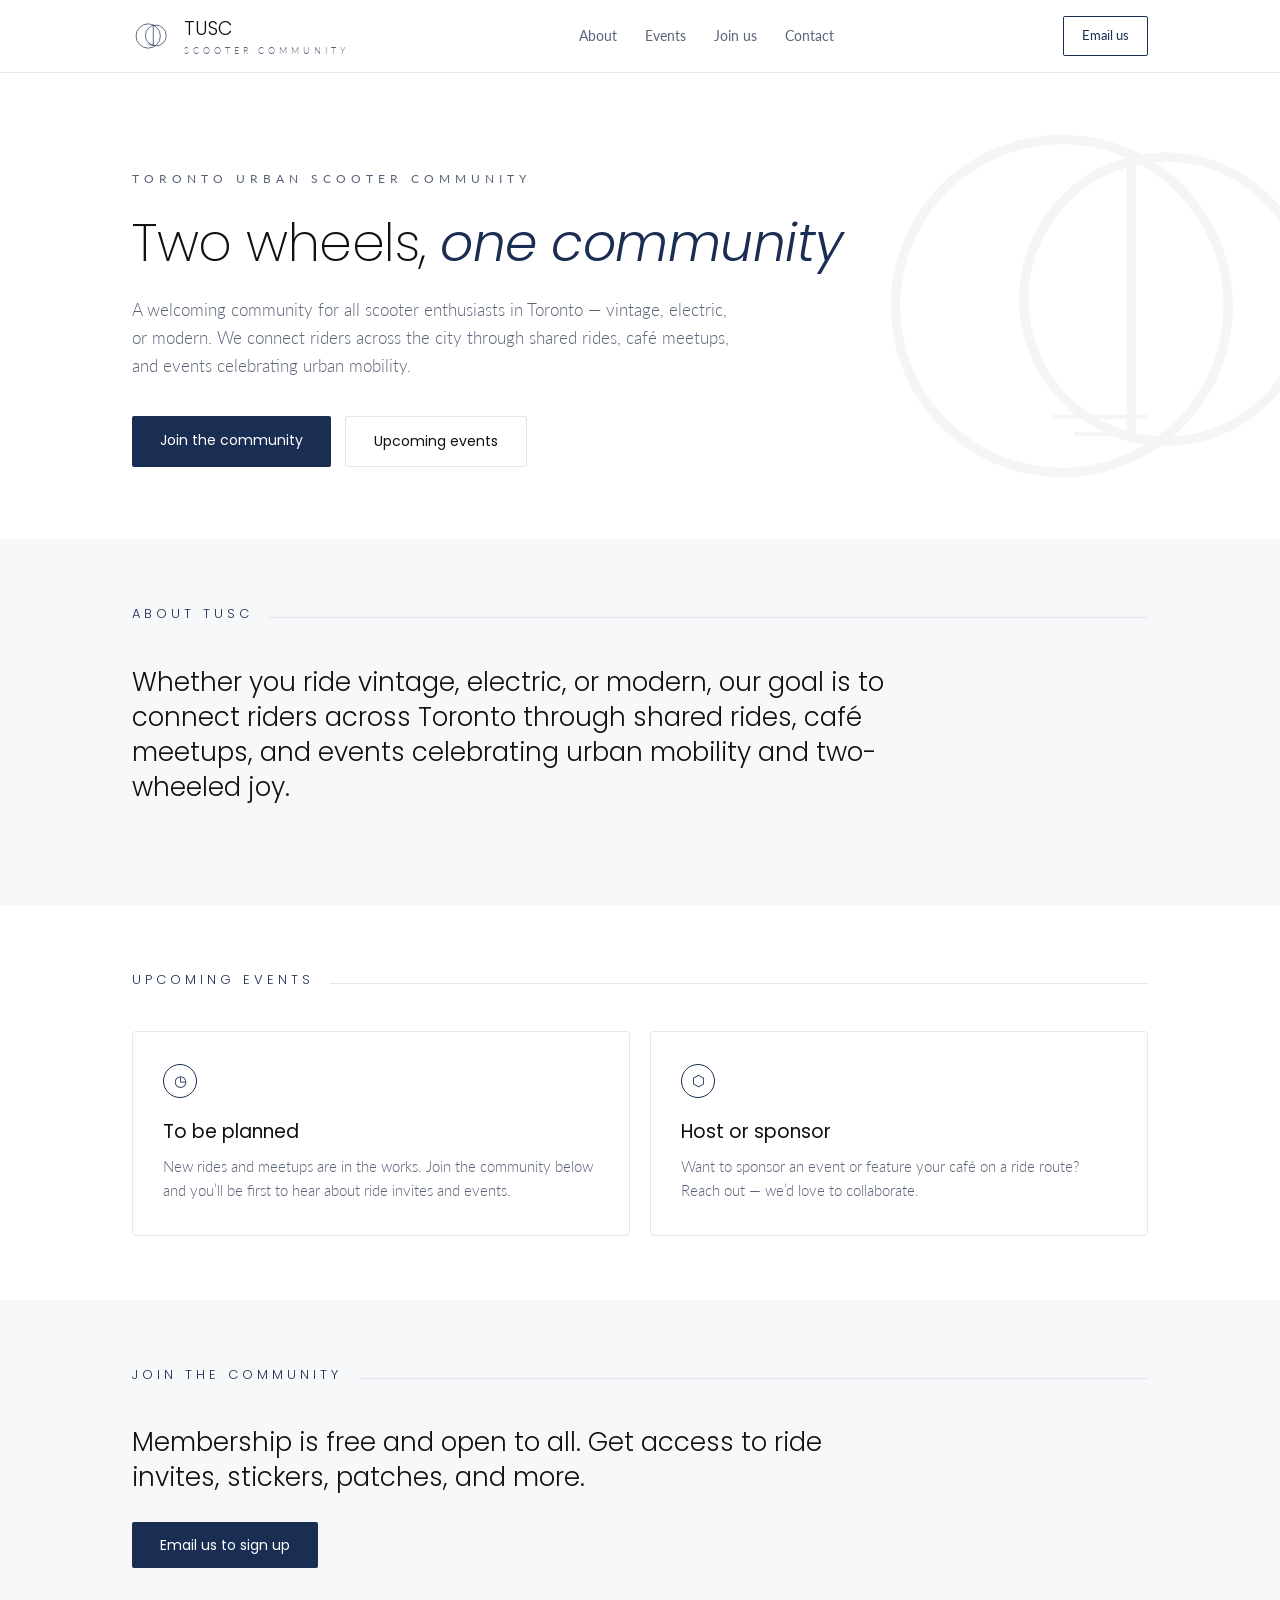
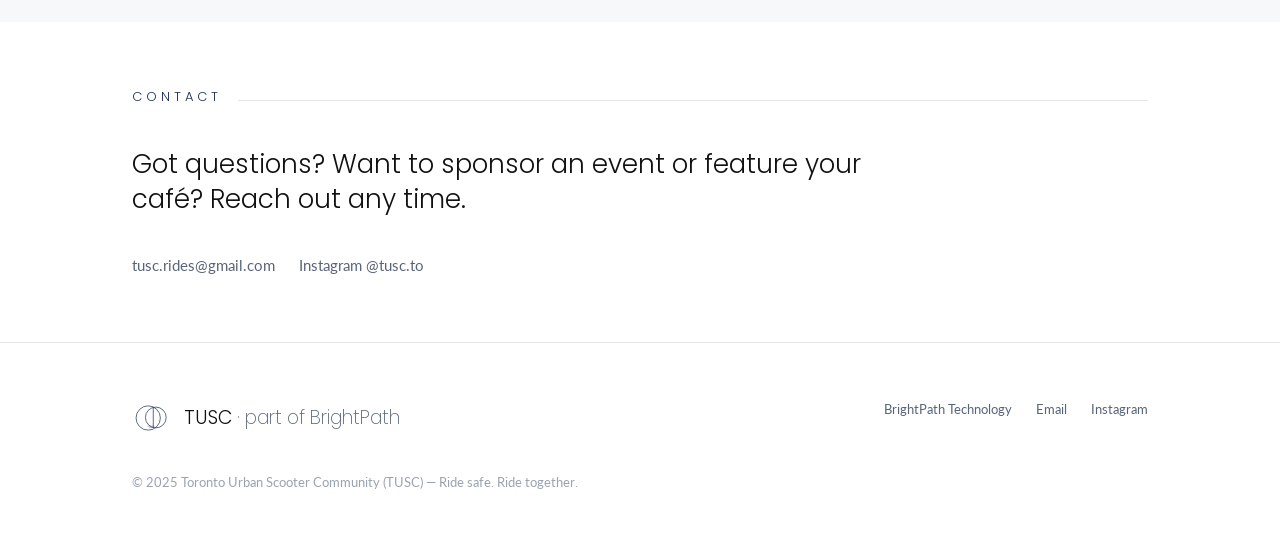
<file: tusc-website/index.html>
<!DOCTYPE html>
<html lang="en">
<head>
<meta charset="UTF-8">
<meta name="viewport" content="width=device-width, initial-scale=1.0">
<title>TUSC — Toronto Urban Scooter Community</title>
<meta name="description" content="Toronto Urban Scooter Community — two wheels, one community. Connecting scooter riders across the city through shared rides, meetups, and events.">
<link rel="preconnect" href="https://fonts.googleapis.com">
<link rel="preconnect" href="https://fonts.gstatic.com" crossorigin>
<link href="https://fonts.googleapis.com/css2?family=Poppins:wght@200;300;400;500&family=Lato:wght@300;400&display=swap" rel="stylesheet">
<link rel="stylesheet" href="/brand.css">
</head>
<body>
<svg style="display:none"><symbol id="bp-mark" viewBox="0 0 300 300">
<g fill="none" stroke="currentColor" stroke-width="5.5"><circle cx="128" cy="150" r="96"/><circle cx="188" cy="146" r="82"/><line x1="168" y1="64" x2="168" y2="228"/></g>
<g stroke="currentColor" stroke-width="2.6"><line x1="122" y1="214" x2="178" y2="214"/><line x1="135" y1="224" x2="165" y2="224"/></g>
</symbol></svg>

<header><div class="wrap nav">
  <a class="brand" href="/"><svg><use href="#bp-mark"/></svg><span><span class="word">TUSC</span><div class="sub">SCOOTER COMMUNITY</div></span></a>
  <nav class="menu"><a href="#about">About</a><a href="#events">Events</a><a href="#join">Join us</a><a href="#contact">Contact</a></nav>
  <a class="nav-cta" href="mailto:tusc.rides@gmail.com">Email us</a>
</div></header>

<section class="hero"><svg class="hero-mark"><use href="#bp-mark"/></svg><div class="wrap">
  <div class="eyebrow">Toronto Urban Scooter Community</div>
  <h1>Two wheels, <em>one community</em></h1>
  <p>A welcoming community for all scooter enthusiasts in Toronto — vintage, electric, or modern. We connect riders across the city through shared rides, café meetups, and events celebrating urban mobility.</p>
  <div class="actions"><a class="btn btn-solid" href="#join">Join the community</a><a class="btn btn-ghost" href="#events">Upcoming events</a></div>
</div></section>

<section id="about" class="tint"><div class="wrap">
  <div class="sec-head"><h2>About TUSC</h2><span class="rule"></span></div>
  <p class="lead">Whether you ride vintage, electric, or modern, our goal is to connect riders across Toronto through shared rides, café meetups, and events celebrating urban mobility and two-wheeled joy.</p>
</div></section>

<section id="events"><div class="wrap">
  <div class="sec-head"><h2>Upcoming events</h2><span class="rule"></span></div>
  <div class="grid g2">
    <div class="card"><span class="glyph">◷</span><h3>To be planned</h3><p>New rides and meetups are in the works. Join the community below and you’ll be first to hear about ride invites and events.</p></div>
    <div class="card"><span class="glyph">⬡</span><h3>Host or sponsor</h3><p>Want to sponsor an event or feature your café on a ride route? Reach out — we’d love to collaborate.</p></div>
  </div>
</div></section>

<section id="join" class="tint"><div class="wrap">
  <div class="sec-head"><h2>Join the community</h2><span class="rule"></span></div>
  <p class="lead">Membership is free and open to all. Get access to ride invites, stickers, patches, and more.</p>
  <a class="btn btn-solid" href="mailto:tusc.rides@gmail.com">Email us to sign up</a>
</div></section>

<section id="contact"><div class="wrap">
  <div class="sec-head"><h2>Contact</h2><span class="rule"></span></div>
  <p class="lead">Got questions? Want to sponsor an event or feature your café? Reach out any time.</p>
  <div class="foot-links" style="font-size:15px">
    <a href="mailto:tusc.rides@gmail.com">tusc.rides@gmail.com</a>
    <a href="https://instagram.com/tusc.to" target="_blank" rel="noopener">Instagram @tusc.to</a>
  </div>
</div></section>

<footer><div class="wrap"><div class="foot-grid">
  <a class="brand" href="/"><svg><use href="#bp-mark"/></svg><span class="word">TUSC <span style="color:var(--grey);font-weight:200">· part of BrightPath</span></span></a>
  <div class="foot-links"><a href="/">BrightPath Technology</a><a href="mailto:tusc.rides@gmail.com">Email</a><a href="https://instagram.com/tusc.to" target="_blank" rel="noopener">Instagram</a></div>
</div><div class="foot-meta">© 2025 Toronto Urban Scooter Community (TUSC) — Ride safe. Ride together.</div></div></footer>
</body>
</html>
</file>
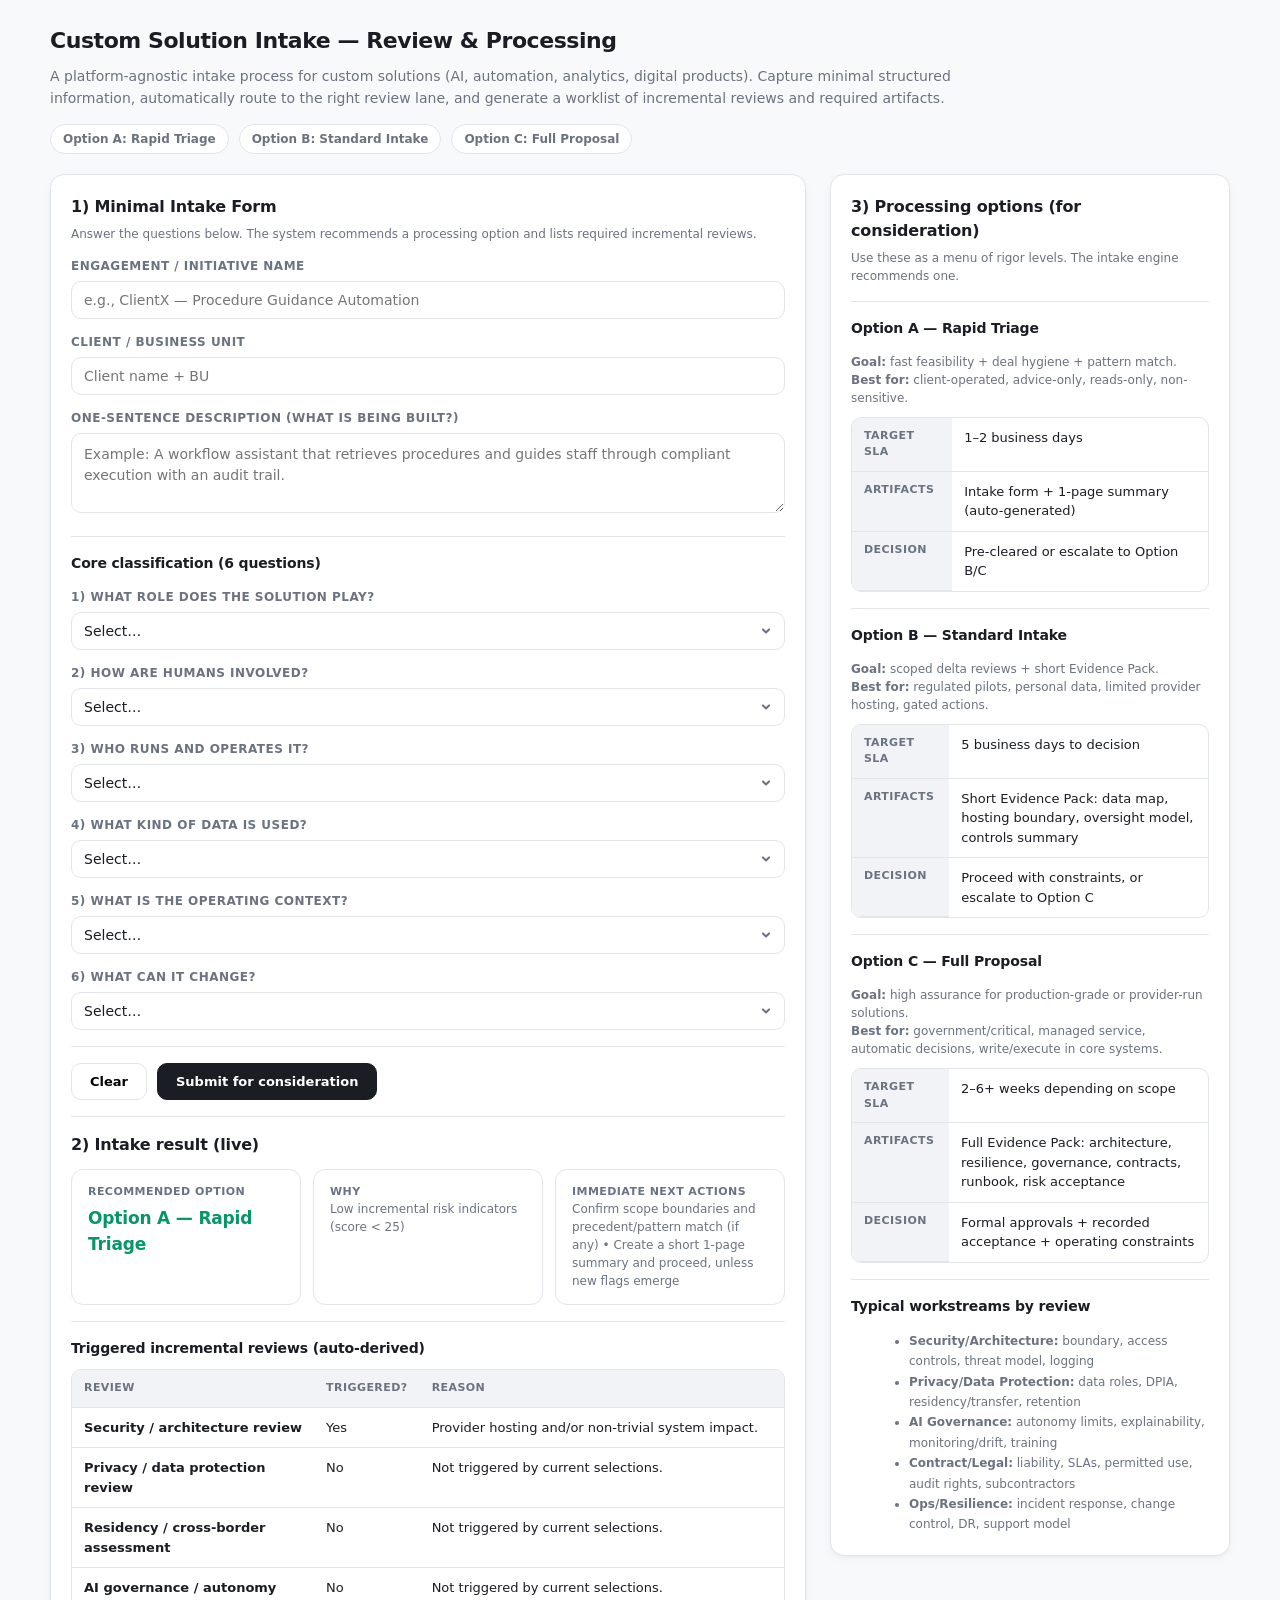
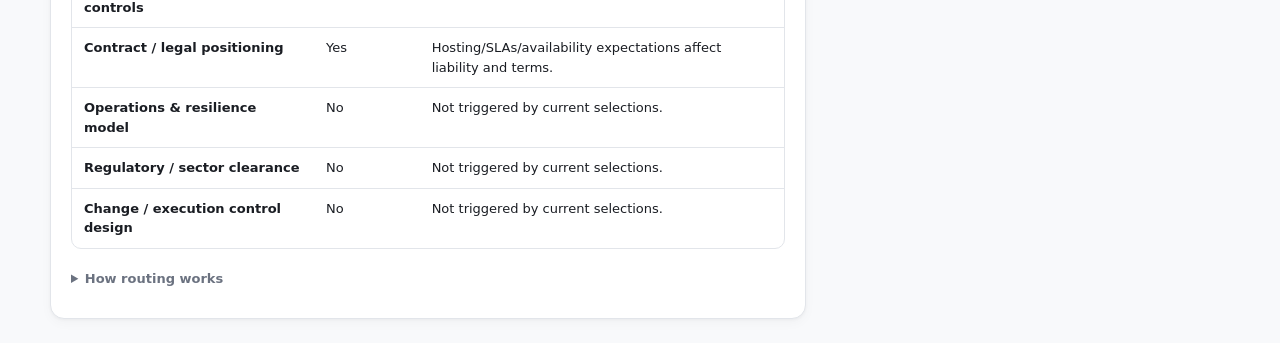
<file: solution-intake-review/src/intake-form.html>
<!doctype html>
<html lang="en">
<head>
<meta charset="utf-8"/>
<meta name="viewport" content="width=device-width,initial-scale=1"/>
<title>Custom Solution Intake — Review & Processing</title>
<style>
  :root{
    --bg:#f8f9fb; --ink:#1a1d23; --muted:#6b7280; --line:#e2e5ea; --soft:#f1f3f6;
    --good:#059669; --good-bg:#ecfdf5; --warn:#d97706; --warn-bg:#fffbeb; --bad:#dc2626; --bad-bg:#fef2f2;
    --card:#ffffff; --accent:#4f46e5; --accent-light:#eef2ff; --radius:14px;
  }
  *{ box-sizing:border-box; }
  body{ font-family: ui-sans-serif, system-ui, -apple-system, "Segoe UI", Roboto, Arial, sans-serif; margin:0; padding:24px; color:var(--ink); background:var(--bg); line-height:1.5; -webkit-font-smoothing:antialiased; }
  .wrap{ max-width:1180px; margin:0 auto; }
  header{ margin-bottom:20px; }
  h1{ margin:0; font-size:22px; font-weight:800; letter-spacing:-0.02em; }
  h2{ font-size:16px; font-weight:700; letter-spacing:-0.01em; }
  h3{ font-size:14px; font-weight:700; letter-spacing:-0.01em; }
  .lead{ color:var(--muted); margin:8px 0 14px; max-width:110ch; font-size:14px; line-height:1.6; }
  .grid{ display:grid; grid-template-columns: 1fr 400px; gap:24px; align-items:start; }
  .card{ background:var(--card); border:1px solid var(--line); border-radius:var(--radius); padding:20px; box-shadow:0 1px 3px rgba(0,0,0,.04), 0 4px 12px rgba(0,0,0,.03); transition: box-shadow .2s ease; }
  .card:hover{ box-shadow:0 1px 3px rgba(0,0,0,.06), 0 6px 16px rgba(0,0,0,.05); }
  label{ display:block; font-weight:700; font-size:12px; margin:14px 0 6px; text-transform:uppercase; letter-spacing:0.04em; color:var(--muted); }
  select,input[type="text"],textarea{ width:100%; padding:10px 12px; border:1px solid var(--line); border-radius:10px; font-size:14px; background:#fff; color:var(--ink); transition: border-color .15s ease, box-shadow .15s ease; outline:none; font-family:inherit; }
  select:hover,input[type="text"]:hover,textarea:hover{ border-color:#c7cbd1; }
  select:focus,input[type="text"]:focus,textarea:focus{ border-color:var(--accent); box-shadow:0 0 0 3px var(--accent-light); }
  textarea{ min-height:80px; resize:vertical; line-height:1.5; }
  select{ cursor:pointer; appearance:none; background-image:url("data:image/svg+xml,%3Csvg xmlns='http://www.w3.org/2000/svg' width='12' height='12' fill='none' stroke='%236b7280' stroke-width='2' stroke-linecap='round' stroke-linejoin='round'%3E%3Cpath d='M3 4.5l3 3 3-3'/%3E%3C/svg%3E"); background-repeat:no-repeat; background-position:right 12px center; padding-right:32px; }
  .row{ display:flex; gap:10px; flex-wrap:wrap; align-items:center; }
  .btn{ padding:10px 18px; border-radius:10px; border:1px solid var(--line); cursor:pointer; background:#fff; font-size:13px; font-weight:600; font-family:inherit; transition: all .15s ease; }
  .btn:hover{ background:var(--soft); border-color:#c7cbd1; }
  .btn:active{ transform:scale(.98); }
  .btn.primary{ background:var(--ink); color:#fff; border-color:var(--ink); }
  .btn.primary:hover{ background:#2d3039; box-shadow:0 2px 8px rgba(0,0,0,.15); }
  .btn.primary:active{ background:#111; }
  .muted{ color:var(--muted); }
  .small{ font-size:12px; color:var(--muted); line-height:1.5; }
  .hr{ height:1px; background:var(--line); margin:16px 0; }
  .kpi{ display:flex; gap:12px; flex-wrap:wrap; margin-top:12px; }
  .kpi .item{ border:1px solid var(--line); padding:14px 16px; border-radius:12px; min-width:180px; flex:1; background:#fff; transition: box-shadow .15s ease; }
  .kpi .item:hover{ box-shadow:0 2px 8px rgba(0,0,0,.06); }
  .kpi .k{ font-size:11px; color:var(--muted); font-weight:700; text-transform:uppercase; letter-spacing:0.04em; }
  .kpi .v{ font-size:17px; font-weight:800; margin-top:6px; letter-spacing:-0.01em; }
  table{ width:100%; border-collapse:separate; border-spacing:0; margin-top:10px; font-size:13px; border:1px solid var(--line); border-radius:10px; overflow:hidden; }
  th,td{ border-bottom:1px solid var(--line); padding:10px 12px; text-align:left; vertical-align:top; }
  tr:last-child td{ border-bottom:none; }
  th{ background:var(--soft); font-weight:700; color:var(--muted); font-size:11px; text-transform:uppercase; letter-spacing:0.04em; }
  tbody tr{ transition: background .1s ease; }
  tbody tr:hover{ background:var(--soft); }
  .lane-good{ color:var(--good); font-weight:800; }
  .lane-warn{ color:var(--warn); font-weight:800; }
  .lane-bad{ color:var(--bad); font-weight:800; }
  details summary{ cursor:pointer; font-weight:700; padding:10px 0; font-size:13px; color:var(--muted); transition:color .15s ease; }
  details summary:hover{ color:var(--ink); }
  .pill{ display:inline-block; padding:5px 12px; border:1px solid var(--line); border-radius:999px; background:#fff; font-size:12px; color:var(--muted); font-weight:600; transition: all .15s ease; }
  .pill:hover{ background:var(--accent-light); border-color:var(--accent); color:var(--accent); }
  .list{ margin:8px 0 0 18px; line-height:1.7; }
  .hidden{ display:none; }
  @media(max-width:980px){ .grid{ grid-template-columns:1fr; } .kpi{ flex-direction:column; } }
</style>
</head>

<body>
<div class="wrap">
  <header>
    <h1>Custom Solution Intake — Review & Processing</h1>
    <div class="lead">
      A platform-agnostic intake process for custom solutions (AI, automation, analytics, digital products). Capture minimal structured information,
      automatically route to the right review lane, and generate a worklist of incremental reviews and required artifacts.
    </div>
    <div class="row">
      <span class="pill">Option A: Rapid Triage</span>
      <span class="pill">Option B: Standard Intake</span>
      <span class="pill">Option C: Full Proposal</span>
    </div>
  </header>

  <div class="grid">
    <section class="card" aria-label="Intake form">
      <h2 style="margin:0 0 6px;">1) Minimal Intake Form</h2>
      <div class="small">Answer the questions below. The system recommends a processing option and lists required incremental reviews.</div>

      <label>Engagement / initiative name</label>
      <input id="eng" type="text" placeholder="e.g., ClientX — Procedure Guidance Automation" />

      <label>Client / business unit</label>
      <input id="client" type="text" placeholder="Client name + BU" />

      <label>One-sentence description (what is being built?)</label>
      <textarea id="desc" placeholder="Example: A workflow assistant that retrieves procedures and guides staff through compliant execution with an audit trail."></textarea>

      <div class="hr"></div>
      <h3 style="margin:0 0 6px;">Core classification (6 questions)</h3>

      <label>1) What role does the solution play?</label>
      <select id="role" onchange="recompute()">
        <option value="">Select…</option>
        <option value="advice">Provides guidance / recommendations (humans decide)</option>
        <option value="gated">Takes actions with human approval gates</option>
        <option value="auto">Acts automatically (no routine human approval)</option>
      </select>

      <label>2) How are humans involved?</label>
      <select id="humans" onchange="recompute()">
        <option value="">Select…</option>
        <option value="every">Human reviews every case</option>
        <option value="exceptions">Human reviews exceptions only</option>
        <option value="none">No routine human review</option>
      </select>

      <label>3) Who runs and operates it?</label>
      <select id="ops" onchange="recompute()">
        <option value="">Select…</option>
        <option value="client">Client runs it (client-operated)</option>
        <option value="vendor_pilot">Provider hosts for a limited pilot</option>
        <option value="vendor_ongoing">Provider hosts for ongoing use</option>
        <option value="managed">Provider runs it as a managed service</option>
      </select>

      <label>4) What kind of data is used?</label>
      <select id="data" onchange="recompute()">
        <option value="">Select…</option>
        <option value="test">Test / anonymized only</option>
        <option value="business">Business data (no personal data)</option>
        <option value="personal">Personal data (PII)</option>
        <option value="sensitive">Sensitive / regulated (AML, health, classified)</option>
      </select>

      <label>5) What is the operating context?</label>
      <select id="context" onchange="recompute()">
        <option value="">Select…</option>
        <option value="commercial">Commercial (non-regulated)</option>
        <option value="regulated">Regulated industry (e.g., financial services)</option>
        <option value="government">Government / public sector</option>
        <option value="critical">Critical infrastructure / national interest</option>
      </select>

      <label>6) What can it change?</label>
      <select id="impact" onchange="recompute()">
        <option value="">Select…</option>
        <option value="read">Reads only</option>
        <option value="update">Updates cases/documents/workflow artifacts</option>
        <option value="write">Writes/executes changes in core systems</option>
      </select>

      <div id="followData" class="hidden">
        <div class="hr"></div>
        <h3 style="margin:0 0 6px;">Data follow-ups</h3>

        <label>Cross-border data movement?</label>
        <select id="xborder" onchange="recompute()">
          <option value="">Select…</option>
          <option value="no">No</option>
          <option value="yes">Yes</option>
          <option value="unknown">Not sure</option>
        </select>

        <label>Long-term retention?</label>
        <select id="retain" onchange="recompute()">
          <option value="">Select…</option>
          <option value="no">No (ephemeral)</option>
          <option value="yes">Yes</option>
          <option value="unknown">Not sure</option>
        </select>

        <label>Is client data used to train or improve models?</label>
        <select id="train" onchange="recompute()">
          <option value="">Select…</option>
          <option value="no">No</option>
          <option value="yes">Yes</option>
          <option value="unknown">Not sure</option>
        </select>
      </div>

      <div id="followOps" class="hidden">
        <div class="hr"></div>
        <h3 style="margin:0 0 6px;">Operations follow-ups</h3>

        <label>24/7 availability expected?</label>
        <select id="avail" onchange="recompute()">
          <option value="">Select…</option>
          <option value="no">No</option>
          <option value="yes">Yes</option>
          <option value="unknown">Not sure</option>
        </select>

        <label>SLAs contractually defined?</label>
        <select id="sla" onchange="recompute()">
          <option value="">Select…</option>
          <option value="no">No</option>
          <option value="yes">Yes</option>
          <option value="unknown">Not sure</option>
        </select>
      </div>

      <div class="hr"></div>
      <div class="row">
        <button class="btn" onclick="clearForm()">Clear</button>
        <button class="btn primary" onclick="submitIntake()">Submit for consideration</button>
      </div>

      <div class="hr"></div>

      <h2 style="margin:0 0 6px;">2) Intake result (live)</h2>
      <div class="kpi">
        <div class="item">
          <div class="k">Recommended option</div>
          <div id="recOption" class="v">—</div>
          <div id="recOptionClass" class="small"></div>
        </div>
        <div class="item">
          <div class="k">Why</div>
          <div id="recWhy" class="small">—</div>
        </div>
        <div class="item">
          <div class="k">Immediate next actions</div>
          <div id="recActions" class="small">—</div>
        </div>
      </div>

      <div class="hr"></div>
      <h3 style="margin:0 0 6px;">Triggered incremental reviews (auto-derived)</h3>
      <table>
        <thead><tr><th style="width:34%;">Review</th><th style="width:12%;">Triggered?</th><th>Reason</th></tr></thead>
        <tbody id="worklist"></tbody>
      </table>

      <details style="margin-top:10px;">
        <summary>How routing works</summary>
        <div class="small muted">
          Hard escalation flags force Option C. Otherwise Option B is selected when personal data, provider hosting, regulated contexts,
          or non-trivial system impact exists. Option A is reserved for bounded, low-risk, client-operated solutions.
        </div>
      </details>
    </section>

    <aside class="card" aria-label="Options and processing">
      <h2 style="margin:0 0 6px;">3) Processing options (for consideration)</h2>
      <div class="small muted">Use these as a menu of rigor levels. The intake engine recommends one.</div>

      <div class="hr"></div>

      <h3>Option A — Rapid Triage</h3>
      <div class="small muted">
        <b>Goal:</b> fast feasibility + deal hygiene + pattern match. <br/>
        <b>Best for:</b> client-operated, advice-only, reads-only, non-sensitive.
      </div>
      <table>
        <tr><th>Target SLA</th><td>1–2 business days</td></tr>
        <tr><th>Artifacts</th><td>Intake form + 1-page summary (auto-generated)</td></tr>
        <tr><th>Decision</th><td>Pre-cleared or escalate to Option B/C</td></tr>
      </table>

      <div class="hr"></div>

      <h3>Option B — Standard Intake</h3>
      <div class="small muted">
        <b>Goal:</b> scoped delta reviews + short Evidence Pack. <br/>
        <b>Best for:</b> regulated pilots, personal data, limited provider hosting, gated actions.
      </div>
      <table>
        <tr><th>Target SLA</th><td>5 business days to decision</td></tr>
        <tr><th>Artifacts</th><td>Short Evidence Pack: data map, hosting boundary, oversight model, controls summary</td></tr>
        <tr><th>Decision</th><td>Proceed with constraints, or escalate to Option C</td></tr>
      </table>

      <div class="hr"></div>

      <h3>Option C — Full Proposal</h3>
      <div class="small muted">
        <b>Goal:</b> high assurance for production-grade or provider-run solutions. <br/>
        <b>Best for:</b> government/critical, managed service, automatic decisions, write/execute in core systems.
      </div>
      <table>
        <tr><th>Target SLA</th><td>2–6+ weeks depending on scope</td></tr>
        <tr><th>Artifacts</th><td>Full Evidence Pack: architecture, resilience, governance, contracts, runbook, risk acceptance</td></tr>
        <tr><th>Decision</th><td>Formal approvals + recorded acceptance + operating constraints</td></tr>
      </table>

      <div class="hr"></div>

      <h3>Typical workstreams by review</h3>
      <ul class="list small muted">
        <li><b>Security/Architecture:</b> boundary, access controls, threat model, logging</li>
        <li><b>Privacy/Data Protection:</b> data roles, DPIA, residency/transfer, retention</li>
        <li><b>AI Governance:</b> autonomy limits, explainability, monitoring/drift, training</li>
        <li><b>Contract/Legal:</b> liability, SLAs, permitted use, audit rights, subcontractors</li>
        <li><b>Ops/Resilience:</b> incident response, change control, DR, support model</li>
      </ul>
    </aside>
  </div>
</div>

<script>
  function $(id){ return document.getElementById(id); }
  function v(id){ return $(id) ? $(id).value : ""; }
  function setText(id, text){ $(id).textContent = text; }

  const scoreMap = {
    role: { advice:0, gated:10, auto:25 },
    humans:{ every:0, exceptions:8, none:20 },
    ops:   { client:0, vendor_pilot:10, vendor_ongoing:22, managed:28 },
    data:  { test:0, business:12, personal:20, sensitive:28 },
    context:{ commercial:0, regulated:15, government:24, critical:30 },
    impact:{ read:0, update:8, write:18 },
    xborder:{ no:0, yes:10, unknown:6 },
    retain:{ no:0, yes:6, unknown:4 },
    train: { no:0, yes:18, unknown:8 },
    avail: { no:0, yes:6, unknown:3 },
    sla:   { no:0, yes:6, unknown:3 }
  };

  function scoreOne(key, val){
    if(!val) return 0;
    const m = scoreMap[key];
    return m && typeof m[val] !== "undefined" ? m[val] : 0;
  }

  function normalize(raw){
    const ceiling = 165;
    return Math.max(0, Math.min(100, Math.round((raw / ceiling) * 100)));
  }

  function hardFlags(){
    const flags = [];
    const ctx = v("context");
    const data = v("data");
    const ops  = v("ops");
    const role = v("role");
    const impact = v("impact");
    const humans = v("humans");

    if((ctx === "government" || ctx === "critical") && data === "sensitive"){
      flags.push("Public-interest context + sensitive/regulated data");
    }
    if(ops === "managed" && (data === "personal" || data === "sensitive")){
      flags.push("Managed service + personal/sensitive data");
    }
    if(impact === "write" && ops !== "client"){
      flags.push("Provider hosting + write/execute in core systems");
    }
    if(role === "auto" && ctx && ctx !== "commercial"){
      flags.push("Automatic actions in regulated/public-interest context");
    }
    if(humans === "none" && impact === "write"){
      flags.push("No routine human review + write/execute capability");
    }
    return flags;
  }

  function deriveOption(score, flags){
    if(flags.length) return { option:"Option C — Full Proposal", cls:"lane-bad", why:"Hard escalation: " + flags.join("; ") };
    if(score >= 60) return { option:"Option C — Full Proposal", cls:"lane-bad", why:"High overall activation (score >= 60)" };
    if(score >= 25) return { option:"Option B — Standard Intake", cls:"lane-warn", why:"Targeted scoping needed (score 25-59)" };
    return { option:"Option A — Rapid Triage", cls:"lane-good", why:"Low incremental risk indicators (score < 25)" };
  }

  function computeWorklist(){
    const items = [];
    const reasons = {};

    const role = v("role");
    const humans = v("humans");
    const ops = v("ops");
    const data = v("data");
    const ctx = v("context");
    const impact = v("impact");

    if(ops !== "client" || impact !== "read"){
      items.push("Security / architecture review");
      reasons["Security / architecture review"] = "Provider hosting and/or non-trivial system impact.";
    }
    if(data === "personal" || data === "sensitive"){
      items.push("Privacy / data protection review");
      reasons["Privacy / data protection review"] = "Personal or sensitive/regulated data in scope.";
    }
    if(v("xborder") === "yes" || v("xborder") === "unknown"){
      items.push("Residency / cross-border assessment");
      reasons["Residency / cross-border assessment"] = "Cross-border movement is yes/unknown.";
    }
    if(role === "auto" || humans === "none" || v("train") === "yes" || data === "sensitive"){
      items.push("AI governance / autonomy controls");
      reasons["AI governance / autonomy controls"] = "Higher autonomy, limited oversight, training, or sensitive data increases governance needs.";
    }
    if(ops !== "client" || v("sla") === "yes" || v("avail") === "yes"){
      items.push("Contract / legal positioning");
      reasons["Contract / legal positioning"] = "Hosting/SLAs/availability expectations affect liability and terms.";
    }
    if(ops === "vendor_ongoing" || ops === "managed"){
      items.push("Operations & resilience model");
      reasons["Operations & resilience model"] = "Ongoing hosting/operation requires monitoring, IR, change control, DR/BCP.";
    }
    if(ctx === "regulated" || ctx === "government" || ctx === "critical"){
      items.push("Regulatory / sector clearance");
      reasons["Regulatory / sector clearance"] = "Regulated or public-interest context requires enhanced scrutiny.";
    }
    if(impact === "write"){
      items.push("Change / execution control design");
      reasons["Change / execution control design"] = "Write/execute capability increases blast radius.";
    }

    const dedup = [];
    items.forEach(i => { if(!dedup.includes(i)) dedup.push(i); });
    return { list: dedup, reasons };
  }

  function renderWorklist(w){
    const rows = [
      "Security / architecture review",
      "Privacy / data protection review",
      "Residency / cross-border assessment",
      "AI governance / autonomy controls",
      "Contract / legal positioning",
      "Operations & resilience model",
      "Regulatory / sector clearance",
      "Change / execution control design"
    ];
    const tbody = $("worklist");
    tbody.innerHTML = "";
    rows.forEach(name => {
      const hit = w.list.includes(name);
      const why = hit ? w.reasons[name] : "Not triggered by current selections.";
      const tr = document.createElement("tr");
      tr.innerHTML = `<td><strong>${name}</strong></td><td>${hit ? "Yes" : "No"}</td><td>${why}</td>`;
      tbody.appendChild(tr);
    });
  }

  function recompute(){
    const data = v("data");
    const ops = v("ops");
    const showData = (data === "personal" || data === "sensitive");
    const showOps  = (ops === "vendor_ongoing" || ops === "managed");
    $("followData").classList.toggle("hidden", !showData);
    $("followOps").classList.toggle("hidden", !showOps);

    let raw = 0;
    raw += scoreOne("role", v("role"));
    raw += scoreOne("humans", v("humans"));
    raw += scoreOne("ops", v("ops"));
    raw += scoreOne("data", v("data"));
    raw += scoreOne("context", v("context"));
    raw += scoreOne("impact", v("impact"));

    if(showData){
      raw += scoreOne("xborder", v("xborder"));
      raw += scoreOne("retain", v("retain"));
      raw += scoreOne("train", v("train"));
    }
    if(showOps){
      raw += scoreOne("avail", v("avail"));
      raw += scoreOne("sla", v("sla"));
    }

    const score = normalize(raw);
    const flags = hardFlags();
    const rec = deriveOption(score, flags);

    const recEl = $("recOption");
    recEl.textContent = rec.option;
    recEl.className = "v " + rec.cls;
    setText("recWhy", rec.why);

    const actions = [];
    if(rec.option.includes("Option A")){
      actions.push("Confirm scope boundaries and precedent/pattern match (if any)");
      actions.push("Create a short 1-page summary and proceed, unless new flags emerge");
    } else if(rec.option.includes("Option B")){
      actions.push("Prepare short Evidence Pack: data map, hosting boundary, oversight model");
      actions.push("Engage targeted reviewers (privacy/security/AI governance/contract as triggered)");
    } else {
      actions.push("Prepare full Evidence Pack (architecture, resilience, governance, runbook, contract terms)");
      actions.push("Schedule cross-domain review and record approval/risk acceptance");
    }
    setText("recActions", actions.join(" • "));

    const w = computeWorklist();
    renderWorklist(w);
  }

  function clearForm(){
    ["eng","client","desc","role","humans","ops","data","context","impact","xborder","retain","train","avail","sla"].forEach(id=>{
      const el = $(id);
      if(!el) return;
      el.value = "";
    });
    recompute();
  }

  function submitIntake(){
    const eng = v("eng").trim();
    const client = v("client").trim();
    const desc = v("desc").trim();
    if(!eng || !client || !desc){
      alert("Please complete: Engagement/initiative name, Client/BU, and description.");
      return;
    }
    alert("Submitted for consideration (prototype). Recommended: " + $("recOption").textContent);
  }

  recompute();
</script>
</body>
</html>
</file>
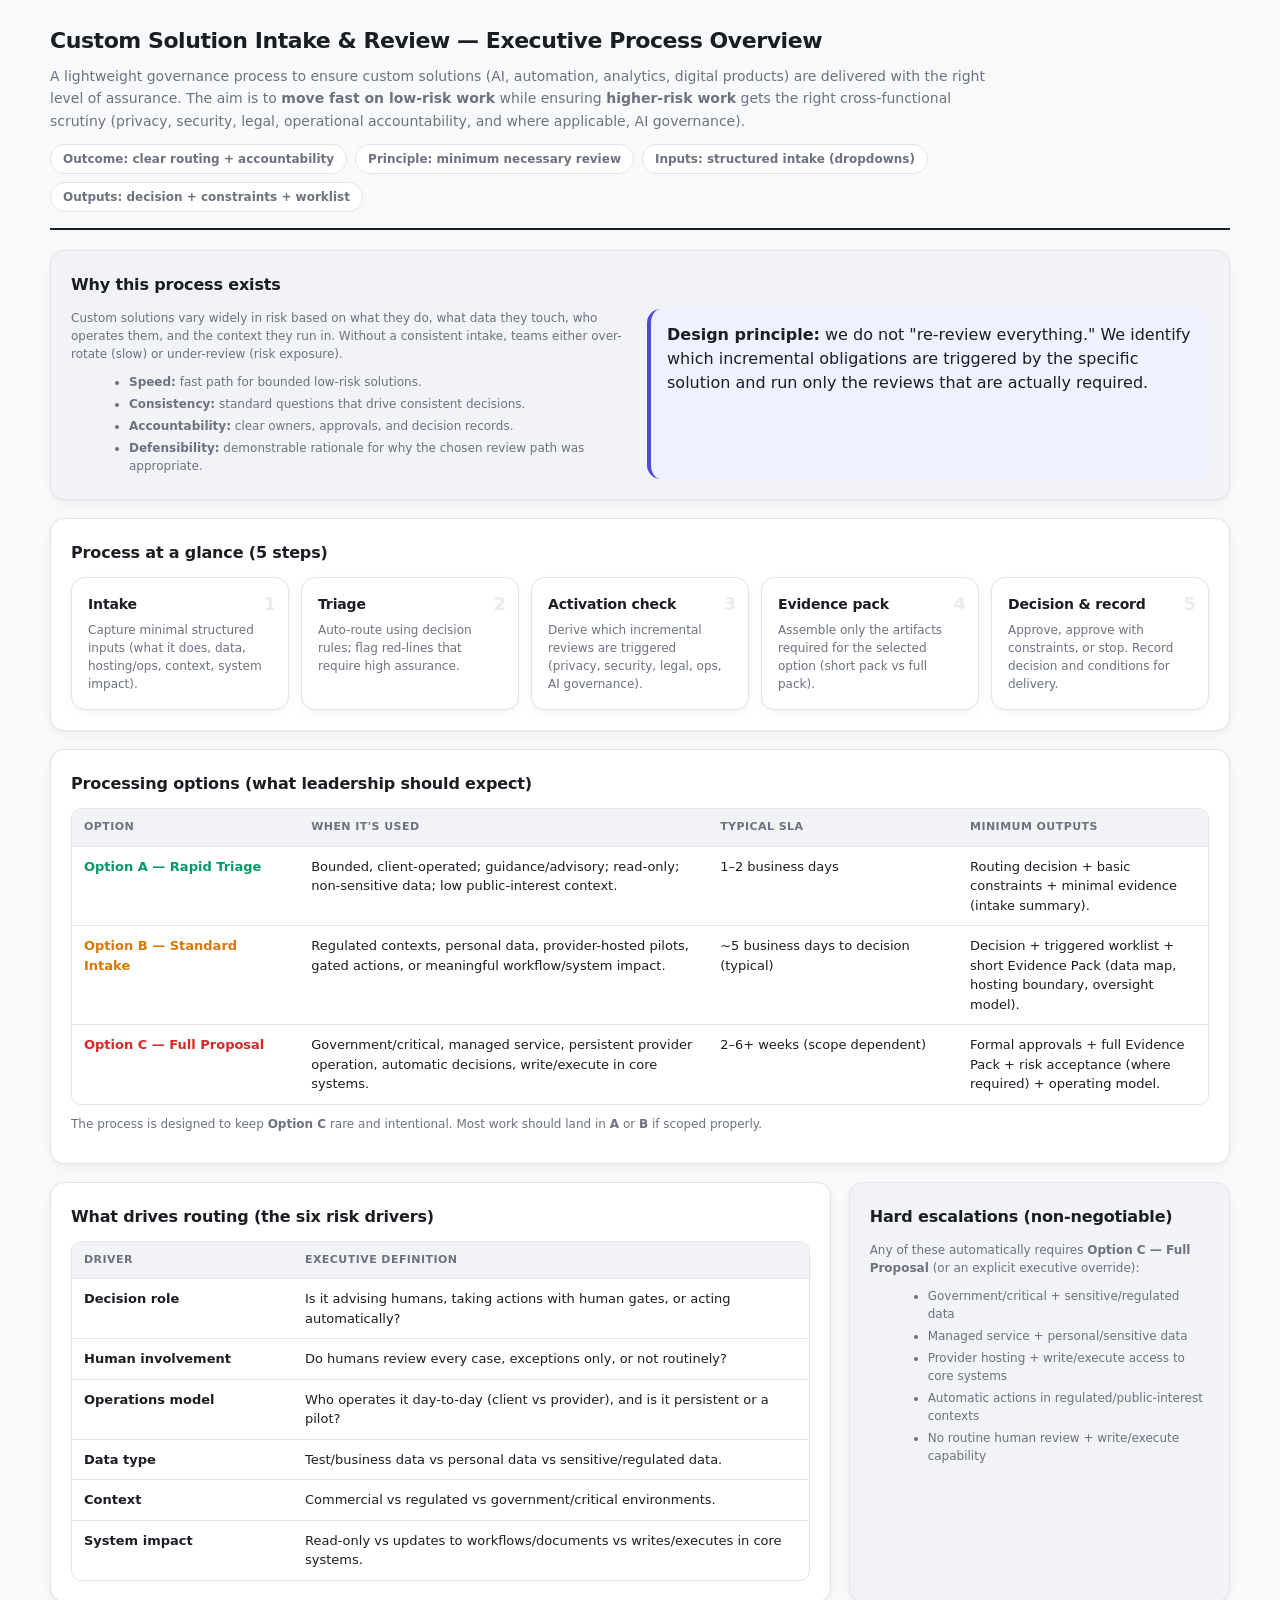
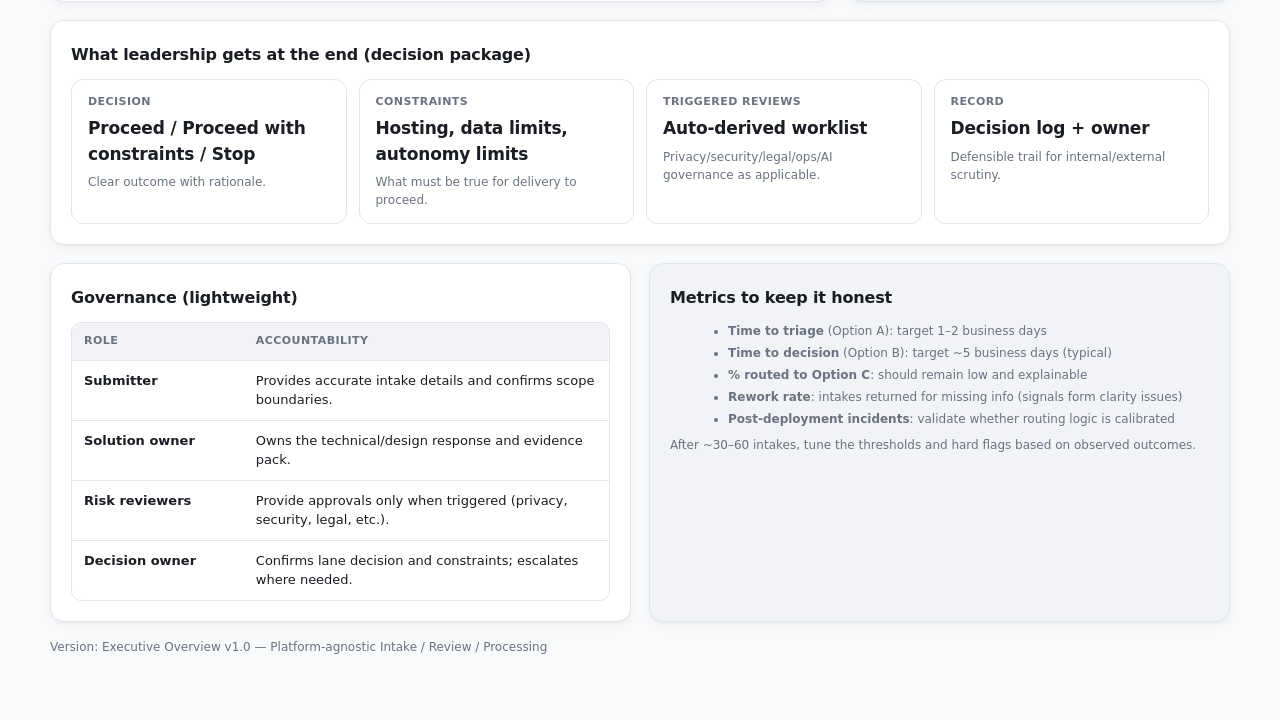
<file: solution-intake-review/docs/process/executive-overview.html>
<!doctype html>
<html lang="en">
<head>
  <meta charset="utf-8" />
  <meta name="viewport" content="width=device-width, initial-scale=1" />
  <title>Custom Solution Intake & Review — Executive Process Overview</title>
  <style>
    :root{
      --bg:#f8f9fb; --ink:#1a1d23; --muted:#6b7280; --line:#e2e5ea; --soft:#f1f3f6;
      --card:#ffffff; --good:#059669; --warn:#d97706; --bad:#dc2626;
      --accent:#4f46e5; --accent-light:#eef2ff; --radius:14px;
    }
    *{ box-sizing:border-box; }
    body{
      margin:0; padding:24px;
      font-family: ui-sans-serif, system-ui, -apple-system, "Segoe UI", Roboto, Arial, sans-serif;
      color:var(--ink);
      background:var(--bg);
      line-height:1.5;
      -webkit-font-smoothing:antialiased;
    }
    .wrap{ max-width:1180px; margin:0 auto; padding:0 0 40px; }
    header{
      border-bottom:2px solid var(--ink);
      padding-bottom:16px;
      margin-bottom:20px;
    }
    h1{ margin:0 0 8px 0; font-size:22px; font-weight:800; letter-spacing:-0.02em; }
    .sub{ color:var(--muted); font-size:14px; max-width:105ch; line-height:1.6; }
    .pillrow{ display:flex; flex-wrap:wrap; gap:8px; margin-top:12px; }
    .pill{
      display:inline-block;
      border:1px solid var(--line);
      border-radius:999px;
      background:#fff;
      padding:5px 12px;
      font-size:12px;
      font-weight:600;
      color:var(--muted);
      transition: all .15s ease;
    }
    .pill:hover{ background:var(--accent-light); border-color:var(--accent); color:var(--accent); }
    .grid{ display:grid; grid-template-columns: repeat(12, 1fr); gap:18px; margin-top:18px; }
    .card{
      border:1px solid var(--line);
      border-radius:var(--radius);
      background:var(--card);
      padding:20px;
      box-shadow:0 1px 3px rgba(0,0,0,.04), 0 4px 12px rgba(0,0,0,.03);
      transition: box-shadow .2s ease;
    }
    .card:hover{ box-shadow:0 1px 3px rgba(0,0,0,.06), 0 6px 16px rgba(0,0,0,.05); }
    .soft{ background:var(--soft); }
    .span-12{ grid-column: span 12; }
    .span-8{ grid-column: span 8; }
    .span-6{ grid-column: span 6; }
    .span-4{ grid-column: span 4; }
    h2{ margin:2px 0 12px; font-size:16px; font-weight:700; letter-spacing:-0.01em; }
    h3{ margin:0 0 8px; font-size:14px; font-weight:700; letter-spacing:-0.01em; }
    p{ margin:0 0 10px; }
    ul{ margin:8px 0 0 18px; line-height:1.7; }
    li{ margin:4px 0; }
    .muted{ color:var(--muted); font-size:12px; line-height:1.5; }
    .kpi{ display:flex; flex-wrap:wrap; gap:12px; margin-top:12px; }
    .kpi .box{
      border:1px solid var(--line);
      border-radius:12px;
      padding:14px 16px;
      background:#fff;
      min-width:220px;
      flex:1;
      transition: box-shadow .15s ease;
    }
    .kpi .box:hover{ box-shadow:0 2px 8px rgba(0,0,0,.06); }
    .kpi .k{ font-size:11px; color:var(--muted); font-weight:700; text-transform:uppercase; letter-spacing:0.04em; }
    .kpi .v{ font-size:17px; font-weight:800; margin-top:6px; letter-spacing:-0.01em; }
    .lane-good{ color:var(--good); font-weight:800; }
    .lane-warn{ color:var(--warn); font-weight:800; }
    .lane-bad{ color:var(--bad); font-weight:800; }
    table{ width:100%; border-collapse:separate; border-spacing:0; font-size:13px; margin-top:10px; border:1px solid var(--line); border-radius:10px; overflow:hidden; }
    th,td{ border-bottom:1px solid var(--line); padding:10px 12px; vertical-align:top; }
    tr:last-child td{ border-bottom:none; }
    th{ background:var(--soft); text-align:left; font-size:11px; font-weight:700; color:var(--muted); text-transform:uppercase; letter-spacing:0.04em; }
    tbody tr{ transition: background .1s ease; }
    tbody tr:hover{ background:var(--soft); }
    .flow{
      display:grid;
      grid-template-columns: repeat(5, 1fr);
      gap:12px;
      margin-top:12px;
    }
    .step{
      border:1px solid var(--line);
      border-radius:var(--radius);
      padding:16px;
      background:#fff;
      min-height:120px;
      position:relative;
      box-shadow:0 1px 3px rgba(0,0,0,.04), 0 4px 12px rgba(0,0,0,.03);
      transition: box-shadow .2s ease, transform .2s ease;
    }
    .step:hover{ box-shadow:0 2px 6px rgba(0,0,0,.06), 0 6px 16px rgba(0,0,0,.05); transform:translateY(-2px); }
    .step .n{
      position:absolute; top:12px; right:12px;
      font-size:18px; font-weight:800; color:rgba(0,0,0,.08);
    }
    .step h3{ margin:0 0 6px; font-size:14px; font-weight:700; }
    .step p{ margin:0; color:var(--muted); font-size:12px; line-height:1.5; }
    .callout{
      border-left:4px solid var(--accent);
      background:var(--accent-light);
      padding:14px 16px;
      border-radius:var(--radius);
    }
    .twoCol{ display:grid; grid-template-columns: 1fr 1fr; gap:14px; margin-top:12px; }
    @media(max-width:900px){
      .span-8,.span-6,.span-4{ grid-column:span 12; }
      .flow{ grid-template-columns: 1fr; }
      .twoCol{ grid-template-columns: 1fr; }
      .kpi{ flex-direction:column; }
    }
    @media print{
      body{ background:#fff; padding:0; }
      .wrap{ margin:0; padding:16mm; max-width:none; }
      .card,.step,table{ break-inside: avoid; box-shadow:none; }
      .card:hover,.step:hover{ box-shadow:none; transform:none; }
      header{ break-after: avoid; }
    }
  </style>
</head>

<body>
  <div class="wrap">
    <header>
      <h1>Custom Solution Intake & Review — Executive Process Overview</h1>
      <div class="sub">
        A lightweight governance process to ensure custom solutions (AI, automation, analytics, digital products) are delivered with the
        right level of assurance. The aim is to <b>move fast on low-risk work</b> while ensuring <b>higher-risk work</b> gets the right
        cross-functional scrutiny (privacy, security, legal, operational accountability, and where applicable, AI governance).
      </div>
      <div class="pillrow">
        <span class="pill">Outcome: clear routing + accountability</span>
        <span class="pill">Principle: minimum necessary review</span>
        <span class="pill">Inputs: structured intake (dropdowns)</span>
        <span class="pill">Outputs: decision + constraints + worklist</span>
      </div>
    </header>

    <section class="grid">
      <div class="card span-12 soft">
        <h2>Why this process exists</h2>
        <div class="twoCol">
          <div>
            <p class="muted">
              Custom solutions vary widely in risk based on what they do, what data they touch, who operates them, and the context they run in.
              Without a consistent intake, teams either over-rotate (slow) or under-review (risk exposure).
            </p>
            <ul class="muted">
              <li><b>Speed:</b> fast path for bounded low-risk solutions.</li>
              <li><b>Consistency:</b> standard questions that drive consistent decisions.</li>
              <li><b>Accountability:</b> clear owners, approvals, and decision records.</li>
              <li><b>Defensibility:</b> demonstrable rationale for why the chosen review path was appropriate.</li>
            </ul>
          </div>
          <div class="callout">
            <p style="margin:0;">
              <b>Design principle:</b> we do not "re-review everything." We identify which incremental obligations are triggered by the specific
              solution and run only the reviews that are actually required.
            </p>
          </div>
        </div>
      </div>
    </section>

    <section class="grid">
      <div class="card span-12">
        <h2>Process at a glance (5 steps)</h2>
        <div class="flow">
          <div class="step">
            <div class="n">1</div>
            <h3>Intake</h3>
            <p>Capture minimal structured inputs (what it does, data, hosting/ops, context, system impact).</p>
          </div>
          <div class="step">
            <div class="n">2</div>
            <h3>Triage</h3>
            <p>Auto-route using decision rules; flag red-lines that require high assurance.</p>
          </div>
          <div class="step">
            <div class="n">3</div>
            <h3>Activation check</h3>
            <p>Derive which incremental reviews are triggered (privacy, security, legal, ops, AI governance).</p>
          </div>
          <div class="step">
            <div class="n">4</div>
            <h3>Evidence pack</h3>
            <p>Assemble only the artifacts required for the selected option (short pack vs full pack).</p>
          </div>
          <div class="step">
            <div class="n">5</div>
            <h3>Decision & record</h3>
            <p>Approve, approve with constraints, or stop. Record decision and conditions for delivery.</p>
          </div>
        </div>
      </div>
    </section>

    <section class="grid">
      <div class="card span-12">
        <h2>Processing options (what leadership should expect)</h2>
        <table>
          <thead>
            <tr>
              <th style="width:20%;">Option</th>
              <th style="width:36%;">When it's used</th>
              <th style="width:22%;">Typical SLA</th>
              <th>Minimum outputs</th>
            </tr>
          </thead>
          <tbody>
            <tr>
              <td><b class="lane-good">Option A — Rapid Triage</b></td>
              <td>Bounded, client-operated; guidance/advisory; read-only; non-sensitive data; low public-interest context.</td>
              <td>1–2 business days</td>
              <td>Routing decision + basic constraints + minimal evidence (intake summary).</td>
            </tr>
            <tr>
              <td><b class="lane-warn">Option B — Standard Intake</b></td>
              <td>Regulated contexts, personal data, provider-hosted pilots, gated actions, or meaningful workflow/system impact.</td>
              <td>~5 business days to decision (typical)</td>
              <td>Decision + triggered worklist + short Evidence Pack (data map, hosting boundary, oversight model).</td>
            </tr>
            <tr>
              <td><b class="lane-bad">Option C — Full Proposal</b></td>
              <td>Government/critical, managed service, persistent provider operation, automatic decisions, write/execute in core systems.</td>
              <td>2–6+ weeks (scope dependent)</td>
              <td>Formal approvals + full Evidence Pack + risk acceptance (where required) + operating model.</td>
            </tr>
          </tbody>
        </table>
        <p class="muted" style="margin-top:10px;">
          The process is designed to keep <b>Option C</b> rare and intentional. Most work should land in <b>A</b> or <b>B</b> if scoped properly.
        </p>
      </div>
    </section>

    <section class="grid">
      <div class="card span-8">
        <h2>What drives routing (the six risk drivers)</h2>
        <table>
          <thead>
            <tr><th style="width:30%;">Driver</th><th>Executive definition</th></tr>
          </thead>
          <tbody>
            <tr><td><b>Decision role</b></td><td>Is it advising humans, taking actions with human gates, or acting automatically?</td></tr>
            <tr><td><b>Human involvement</b></td><td>Do humans review every case, exceptions only, or not routinely?</td></tr>
            <tr><td><b>Operations model</b></td><td>Who operates it day-to-day (client vs provider), and is it persistent or a pilot?</td></tr>
            <tr><td><b>Data type</b></td><td>Test/business data vs personal data vs sensitive/regulated data.</td></tr>
            <tr><td><b>Context</b></td><td>Commercial vs regulated vs government/critical environments.</td></tr>
            <tr><td><b>System impact</b></td><td>Read-only vs updates to workflows/documents vs writes/executes in core systems.</td></tr>
          </tbody>
        </table>
      </div>

      <div class="card span-4 soft">
        <h2>Hard escalations (non-negotiable)</h2>
        <p class="muted">Any of these automatically requires <b>Option C — Full Proposal</b> (or an explicit executive override):</p>
        <ul class="muted">
          <li>Government/critical + sensitive/regulated data</li>
          <li>Managed service + personal/sensitive data</li>
          <li>Provider hosting + write/execute access to core systems</li>
          <li>Automatic actions in regulated/public-interest contexts</li>
          <li>No routine human review + write/execute capability</li>
        </ul>
      </div>
    </section>

    <section class="grid">
      <div class="card span-12">
        <h2>What leadership gets at the end (decision package)</h2>
        <div class="kpi">
          <div class="box">
            <div class="k">Decision</div>
            <div class="v">Proceed / Proceed with constraints / Stop</div>
            <div class="muted" style="margin-top:6px;">Clear outcome with rationale.</div>
          </div>
          <div class="box">
            <div class="k">Constraints</div>
            <div class="v">Hosting, data limits, autonomy limits</div>
            <div class="muted" style="margin-top:6px;">What must be true for delivery to proceed.</div>
          </div>
          <div class="box">
            <div class="k">Triggered reviews</div>
            <div class="v">Auto-derived worklist</div>
            <div class="muted" style="margin-top:6px;">Privacy/security/legal/ops/AI governance as applicable.</div>
          </div>
          <div class="box">
            <div class="k">Record</div>
            <div class="v">Decision log + owner</div>
            <div class="muted" style="margin-top:6px;">Defensible trail for internal/external scrutiny.</div>
          </div>
        </div>
      </div>
    </section>

    <section class="grid">
      <div class="card span-6">
        <h2>Governance (lightweight)</h2>
        <table>
          <thead><tr><th style="width:32%;">Role</th><th>Accountability</th></tr></thead>
          <tbody>
            <tr><td><b>Submitter</b></td><td>Provides accurate intake details and confirms scope boundaries.</td></tr>
            <tr><td><b>Solution owner</b></td><td>Owns the technical/design response and evidence pack.</td></tr>
            <tr><td><b>Risk reviewers</b></td><td>Provide approvals only when triggered (privacy, security, legal, etc.).</td></tr>
            <tr><td><b>Decision owner</b></td><td>Confirms lane decision and constraints; escalates where needed.</td></tr>
          </tbody>
        </table>
      </div>

      <div class="card span-6 soft">
        <h2>Metrics to keep it honest</h2>
        <ul class="muted">
          <li><b>Time to triage</b> (Option A): target 1–2 business days</li>
          <li><b>Time to decision</b> (Option B): target ~5 business days (typical)</li>
          <li><b>% routed to Option C</b>: should remain low and explainable</li>
          <li><b>Rework rate</b>: intakes returned for missing info (signals form clarity issues)</li>
          <li><b>Post-deployment incidents</b>: validate whether routing logic is calibrated</li>
        </ul>
        <p class="muted" style="margin-top:8px;">
          After ~30–60 intakes, tune the thresholds and hard flags based on observed outcomes.
        </p>
      </div>
    </section>

    <footer class="muted" style="margin-top:16px;">
      Version: Executive Overview v1.0 — Platform-agnostic Intake / Review / Processing
    </footer>
  </div>
</body>
</html>
</file>
<file: brand.css>
:root{
  --navy:#1A2D52;--navy-soft:#2a3f6b;--ink:#111111;--grey:#5a6478;
  --line:#e3e6ec;--paper:#ffffff;--tint:#f7f8fa;
}
*{margin:0;padding:0;box-sizing:border-box}
html{scroll-behavior:smooth}
body{font-family:'Lato',-apple-system,sans-serif;color:var(--ink);background:var(--paper);line-height:1.65;-webkit-font-smoothing:antialiased}
.wrap{max-width:1080px;margin:0 auto;padding:0 32px}
a{color:inherit;text-decoration:none}
h1,h2,h3,.word{font-family:'Poppins',sans-serif}
header{position:sticky;top:0;z-index:50;background:rgba(255,255,255,.9);backdrop-filter:blur(10px);border-bottom:1px solid var(--line)}
.nav{display:flex;align-items:center;justify-content:space-between;height:72px}
.brand{display:flex;align-items:center;gap:14px;color:var(--navy)}
.brand svg{width:38px;height:38px;display:block}
.brand .word{font-weight:300;font-size:19px;color:var(--ink)}
.brand .sub{font-weight:300;font-size:9px;letter-spacing:4px;color:var(--grey);font-family:'Lato'}
.menu{display:flex;gap:28px;font-size:14px;color:var(--grey)}
.menu a:hover{color:var(--navy)}
.nav-cta{border:1px solid var(--navy);color:var(--navy);padding:8px 18px;border-radius:2px;font-size:13px;transition:.2s}
.nav-cta:hover{background:var(--navy);color:#fff}
@media(max-width:760px){.menu{display:none}}
.hero{padding:96px 0 72px;position:relative;overflow:hidden}
.eyebrow{font-size:12px;letter-spacing:5px;text-transform:uppercase;color:var(--grey);margin-bottom:24px}
.hero h1{font-weight:200;font-size:clamp(32px,5vw,52px);line-height:1.14;letter-spacing:-.5px;max-width:820px}
.hero h1 em{font-style:italic;font-weight:300;color:var(--navy)}
.hero p{max-width:600px;margin-top:24px;font-size:17px;color:var(--grey);font-weight:300}
.hero .actions{margin-top:36px;display:flex;gap:14px;flex-wrap:wrap}
.btn{padding:13px 28px;border-radius:2px;font-size:14px;font-family:'Poppins';transition:.2s}
.btn-solid{background:var(--navy);color:#fff}.btn-solid:hover{background:var(--navy-soft)}
.btn-ghost{border:1px solid var(--line);color:var(--ink)}.btn-ghost:hover{border-color:var(--navy);color:var(--navy)}
.hero-mark{position:absolute;top:50%;right:-80px;transform:translateY(-50%);width:520px;height:520px;opacity:.04;z-index:-1;color:var(--navy)}
section{padding:64px 0}
.sec-head{display:flex;align-items:baseline;gap:16px;margin-bottom:40px}
.sec-head h2{font-weight:300;font-size:13px;letter-spacing:4px;text-transform:uppercase;color:var(--navy)}
.sec-head .rule{flex:1;height:1px;background:var(--line)}
.lead{font-family:'Poppins';font-weight:300;font-size:26px;line-height:1.35;color:var(--ink);max-width:760px;margin-bottom:36px}
.tint{background:var(--tint)}
.grid{display:grid;gap:20px}
.g3{grid-template-columns:repeat(3,1fr)}.g2{grid-template-columns:repeat(2,1fr)}
@media(max-width:760px){.g3,.g2{grid-template-columns:1fr}}
.card{border:1px solid var(--line);border-radius:4px;padding:32px 30px;background:#fff;transition:.25s}
.card:hover{border-color:var(--navy);transform:translateY(-3px);box-shadow:0 16px 36px -24px rgba(26,45,82,.35)}
.card .glyph{width:34px;height:34px;border:1px solid var(--navy);border-radius:50%;display:flex;align-items:center;justify-content:center;color:var(--navy);font-size:15px;margin-bottom:18px}
.card h3{font-weight:400;font-size:19px;margin-bottom:8px}
.card p{color:var(--grey);font-size:14.5px;font-weight:300}
.step{display:flex;gap:20px;padding:24px 0;border-bottom:1px solid var(--line)}
.step .n{font-family:'Poppins';font-weight:300;font-size:34px;color:#c3c8d3;min-width:54px}
.step h3{font-weight:400;font-size:19px;margin-bottom:6px}
.step p{color:var(--grey);font-size:14.5px;font-weight:300}
footer{border-top:1px solid var(--line);padding:56px 0 44px}
.foot-grid{display:flex;justify-content:space-between;align-items:flex-start;gap:30px;flex-wrap:wrap}
.foot-links{display:flex;gap:24px;font-size:13px;color:var(--grey)}
.foot-links a:hover{color:var(--navy)}
.foot-meta{margin-top:36px;font-size:12.5px;color:#9aa3b2}
.markdef{display:none}
</file>
